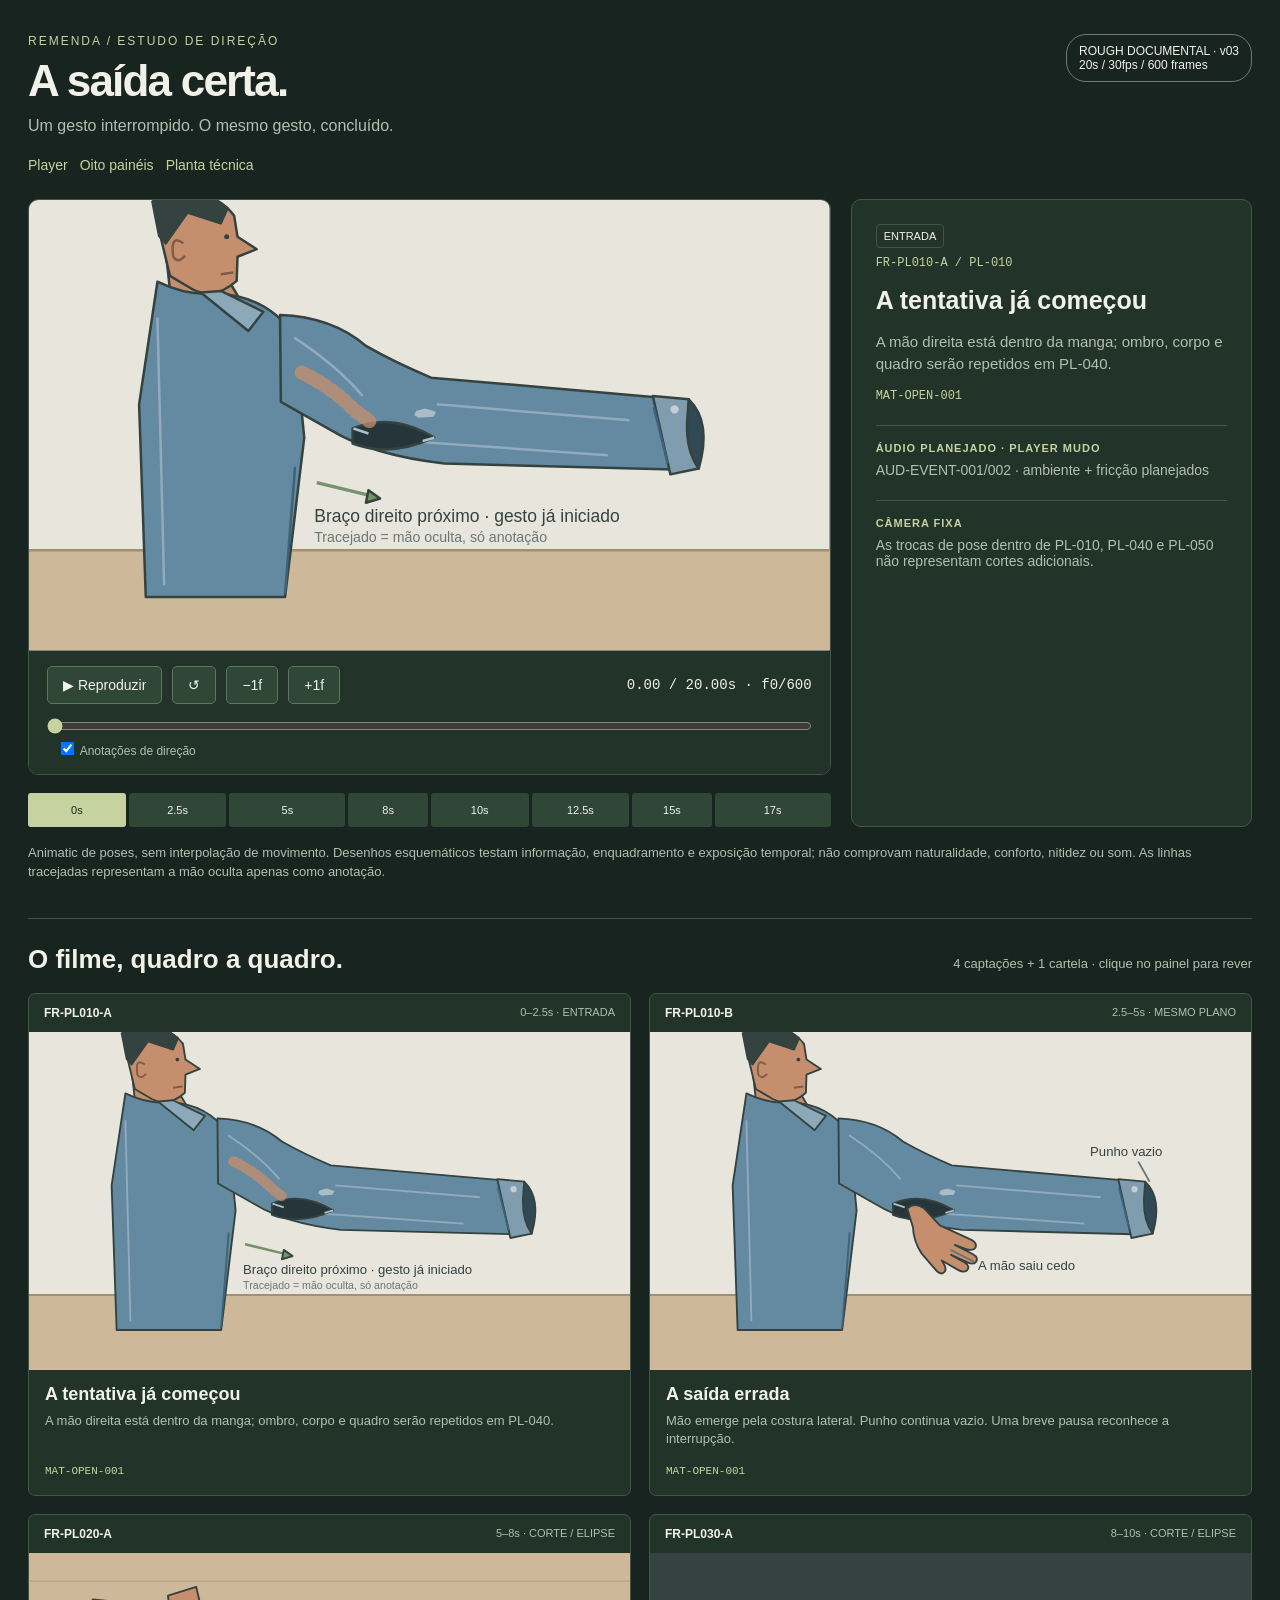
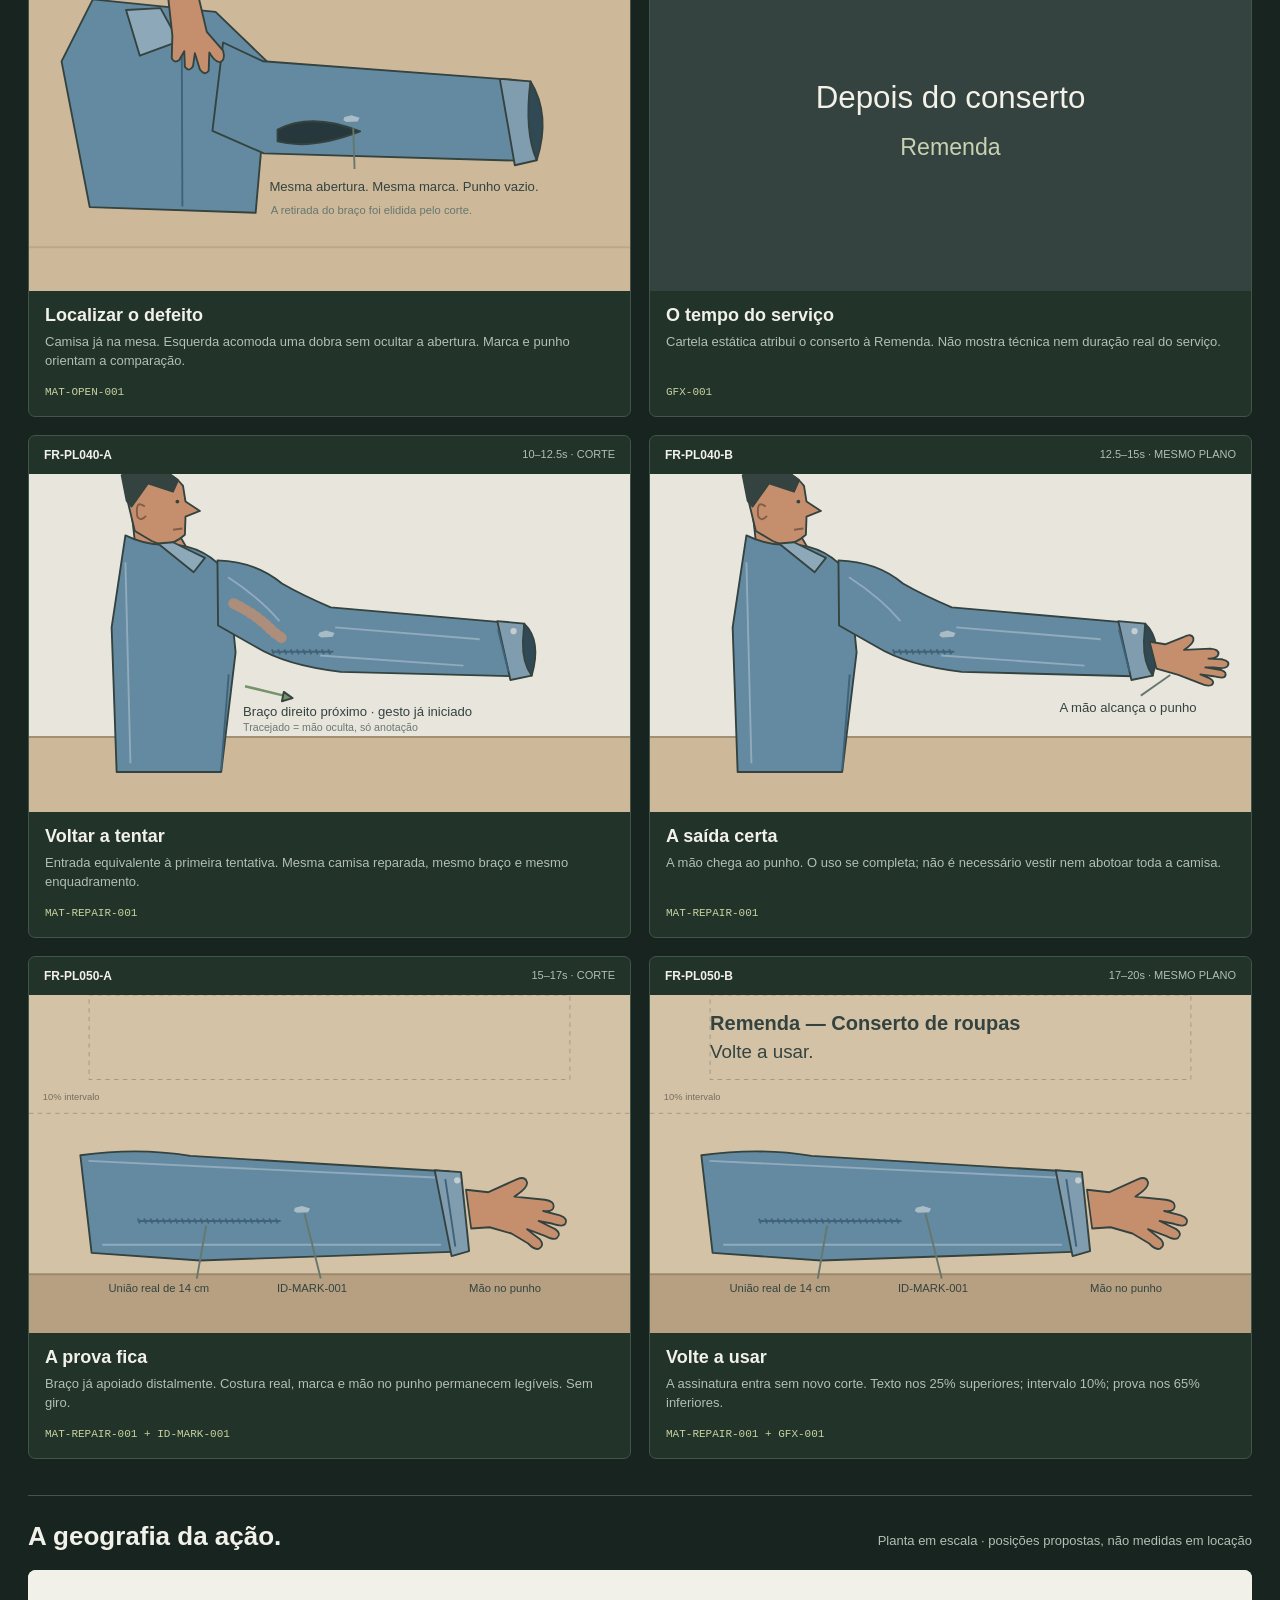
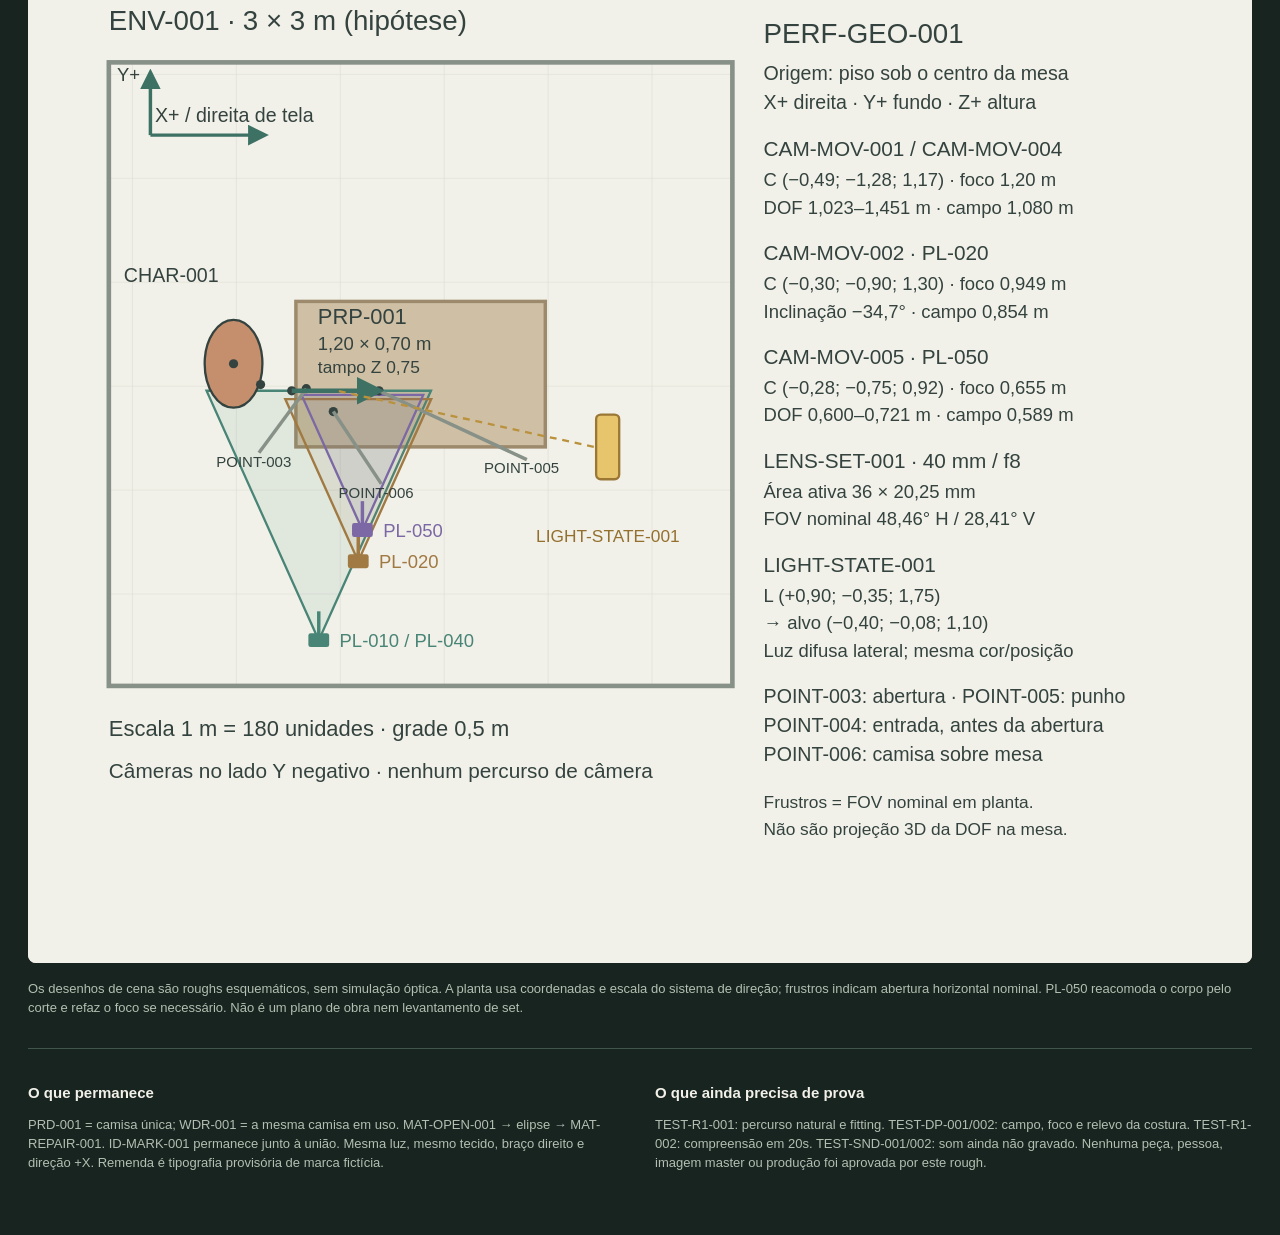
<file: examples/REMENDA_ROUGHBOARD.html>
<!doctype html><html lang="pt-BR"><head><meta charset="utf-8"><meta name="viewport" content="width=device-width,initial-scale=1"><title>Remenda · A saída certa · Roughboard</title><style>
:root{--bg:#18241f;--panel:#22332a;--muted:#b2bfb2;--line:#41554a;--paper:#f2f1e9;--accent:#c6d29f}*{box-sizing:border-box}body{margin:0;background:var(--bg);color:var(--paper);font-family:Arial,Helvetica,sans-serif}main{max-width:1320px;margin:auto;padding:34px 28px 50px}header{display:flex;justify-content:space-between;align-items:flex-start;gap:24px;margin-bottom:26px}h1{font-size:44px;letter-spacing:-1.8px;margin:8px 0}p{line-height:1.45}header p{margin:0;color:var(--muted)}.eyebrow{font-size:12px;letter-spacing:2px;color:var(--accent)}.badge{display:inline-block;border:1px solid #69806a;padding:9px 12px;border-radius:20px;font-size:12px;white-space:nowrap}.nav{display:flex;gap:12px;margin-top:20px}.nav a{color:var(--accent);font-size:14px;text-decoration:none}.player-grid{display:grid;grid-template-columns:minmax(0,2fr) minmax(260px,1fr);gap:20px}.viewport{background:#111b15;border:1px solid var(--line);border-radius:10px;overflow:hidden}#stage svg{display:block;width:100%;height:auto}.info{background:var(--panel);border:1px solid var(--line);padding:24px;border-radius:10px}.info h2{font-size:25px;line-height:1.15;margin:16px 0}.info p{font-size:15px;color:var(--muted)}.meta{font-family:monospace;font-size:12px;color:var(--accent)}.chip{font-size:11px;border:1px solid var(--line);border-radius:4px;padding:5px 7px;display:inline-block;margin-bottom:8px}.cue{margin-top:22px;padding-top:16px;border-top:1px solid var(--line);font-size:14px;color:var(--muted)}.cue b{display:block;font-size:11px;letter-spacing:1px;color:var(--accent);margin-bottom:8px}.controls{padding:15px 18px;background:var(--panel)}.control-row{display:flex;align-items:center;gap:10px}button{cursor:pointer;border:1px solid #5e765e;background:#304738;color:var(--paper);padding:10px 15px;border-radius:5px;font:inherit;font-size:14px}button:hover,button.active{background:#c6d29f;color:#1b2a20}input[type=range]{width:100%;accent-color:var(--accent);margin:14px 0 5px}#time{font-family:monospace;font-size:14px;margin-left:auto}.toggle{font-size:12px;color:var(--muted);margin-left:10px}.timeline{display:flex;gap:3px;margin-top:18px}.timeline button{border:0;border-radius:3px;padding:11px 3px;font-size:11px;min-width:0}.note{font-size:13px;color:var(--muted);line-height:1.5;margin:16px 0 30px}.section-title{display:flex;justify-content:space-between;align-items:baseline;border-top:1px solid var(--line);padding-top:25px;margin-top:36px}h2{font-size:26px;margin:0 0 18px}.section-title span{color:var(--muted);font-size:13px}.contact{display:grid;grid-template-columns:1fr 1fr;gap:18px}.panel{border:1px solid var(--line);background:var(--panel);border-radius:7px;overflow:hidden;cursor:pointer}.panel-top{display:flex;justify-content:space-between;padding:12px 15px;font-size:12px;gap:10px}.panel-top span{color:var(--muted);font-size:11px}.panel svg{width:100%;display:block}.panel-copy{padding:14px 16px 17px}.panel h3{font-size:18px;margin:0 0 7px}.panel p{font-size:13px;color:var(--muted);margin:0 0 10px;min-height:38px}.panel small{font:11px monospace;color:var(--accent)}.overhead{background:var(--paper);border-radius:8px;overflow:hidden}.overhead svg{display:block;width:100%;height:auto}.footer{border-top:1px solid var(--line);margin-top:30px;padding-top:20px;display:grid;grid-template-columns:1fr 1fr;gap:30px;color:var(--muted);font-size:13px}.footer h3{font-size:15px;color:var(--paper)}.hide-guides .guides{display:none}.printonly{display:none}@media(max-width:850px){main{padding:20px 16px}.player-grid{grid-template-columns:1fr}h1{font-size:34px}.contact{grid-template-columns:1fr}.footer{grid-template-columns:1fr}.badge{white-space:normal}header{gap:10px}.control-row{flex-wrap:wrap}#time{margin-left:0}.section-title{display:block}.section-title span{display:block;margin-bottom:14px}}@media print{body{background:white;color:#222}main{max-width:none}.player-grid,.controls,.timeline,.nav{display:none}.contact{grid-template-columns:1fr 1fr}.panel{break-inside:avoid}.panel-copy,.panel-top{color:#222;background:white}.panel p,.panel small,.panel-top span{color:#555}header p,.note,.section-title span,.footer{color:#555}.section-title{break-after:avoid}}
</style></head><body><main><header><div><div class="eyebrow">REMENDA / ESTUDO DE DIREÇÃO</div><h1>A saída certa.</h1><p>Um gesto interrompido. O mesmo gesto, concluído.</p><nav class="nav"><a href="#player">Player</a><a href="#contact-section">Oito painéis</a><a href="#overhead-section">Planta técnica</a></nav></div><span class="badge">ROUGH DOCUMENTAL · v03<br>20s / 30fps / 600 frames</span></header><section id="player"><div class="player-grid"><div><div class="viewport"><div id="stage"></div><div class="controls"><div class="control-row"><button id="play">▶ Reproduzir</button><button id="reset" aria-label="Voltar ao começo">↺</button><button id="previous" aria-label="Frame anterior">−1f</button><button id="next" aria-label="Próximo frame">+1f</button><span id="time"></span></div><input id="scrub" type="range" min="0" max="600" value="0" step="1" aria-label="Posição em frames"><label class="toggle"><input id="guides" type="checkbox" checked> Anotações de direção</label></div></div><div class="timeline" id="timeline"></div></div><aside class="info"><span class="chip" id="cut"></span><div class="meta" id="frame-id"></div><h2 id="panel-title"></h2><p id="action"></p><div class="meta" id="state"></div><div class="cue"><b>ÁUDIO PLANEJADO · PLAYER MUDO</b><span id="cue"></span></div><div class="cue"><b>CÂMERA FIXA</b>As trocas de pose dentro de PL-010, PL-040 e PL-050 não representam cortes adicionais.</div></aside></div><p class="note">Animatic de poses, sem interpolação de movimento. Desenhos esquemáticos testam informação, enquadramento e exposição temporal; não comprovam naturalidade, conforto, nitidez ou som. As linhas tracejadas representam a mão oculta apenas como anotação.</p></section><section id="contact-section"><div class="section-title"><h2>O filme, quadro a quadro.</h2><span>4 captações + 1 cartela · clique no painel para rever</span></div><div class="contact"><article class="panel" data-panel="0"><div class="panel-top"><b>FR-PL010-A</b><span>0–2.5s · ENTRADA</span></div><svg xmlns="http://www.w3.org/2000/svg" viewBox="0 0 960 540" role="img" aria-label="Rough desenhado do plano"><defs><pattern id="grain" width="10" height="10" patternUnits="userSpaceOnUse"><path d="M0 10L10 0" stroke="#fff" stroke-opacity=".08"/></pattern></defs><rect width="960" height="540" fill="#e8e5dd"/><rect y="420" width="960" height="120" fill="#cdb99a"/><line x1="0" y1="420" x2="960" y2="420" stroke="#a29075" stroke-width="3" /><path d="M165 71L220 63L259 130L219 154L170 117Z" fill="#c58f6e" stroke="#34433f" stroke-width="3" stroke-linejoin="round" /><path d="M151 -10Q220 -17 246 19L250 44L273 59L250 68L249 97Q222 121 196 107L169 91L158 45Z" fill="#c58f6e" stroke="#34433f" stroke-width="3" stroke-linejoin="round" /><path d="M148 2Q193 -26 238 10L230 28L190 15L164 52L156 43Z" fill="#34433f" stroke="#34433f" stroke-width="3" stroke-linejoin="round" /><path d="M185 52Q169 40 173 68Q178 77 187 67M230 89L245 87" fill="none" stroke="#815d49" stroke-width="3"/><circle cx="237" cy="44" r="3" fill="#34433f"/><path d="M154 98Q191 116 225 112Q285 115 318 162L330 285L307 476L140 476L132 245Z" fill="#638aa1" stroke="#34433f" stroke-width="3" stroke-linejoin="round" /><line x1="154" y1="141" x2="162" y2="462" stroke="#91aabd" stroke-width="3" /><path d="M206 111L230 109L281 134L263 157Z" fill="#8ca8b9" stroke="#34433f" stroke-width="3" stroke-linejoin="round" /><line x1="319" y1="320" x2="307" y2="472" stroke="#3f6278" stroke-width="3" /><path d="M301 138 Q363 140 404 175 Q437 194 482 213 L758 237 L772 323 L498 316 Q411 306 362 276 L302 242Z" fill="#638aa1" stroke="#34433f" stroke-width="3" stroke-linejoin="round" /><path d="M318 165Q370 199 400 235M489 245L720 264M465 290L694 306" fill="none" stroke="#91aabd" stroke-width="3"/><path d="M748 235L791 239L803 322L769 329Z" fill="#809caf" stroke="#34433f" stroke-width="3" stroke-linejoin="round" /><path d="M791 239Q819 266 803 322Q788 301 789 267Z" fill="#314955" stroke="#34433f" stroke-width="3" stroke-linejoin="round" /><line x1="749" y1="248" x2="766" y2="316" stroke="#3f6278" stroke-width="3" /><circle cx="774" cy="251" r="5" fill="#c4cdd0"/><path d="M388 274Q435 254 486 285Q433 309 388 292Z" fill="#25353a" stroke="#34433f" stroke-width="3" stroke-linejoin="round" /><line x1="389" y1="274" x2="407" y2="280" stroke="#acc0cc" stroke-width="3" /><line x1="472" y1="289" x2="486" y2="285" stroke="#acc0cc" stroke-width="3" /><path d="M464 253 l11 -3 13 4 -3 6 -18 1 -5 -3z" fill="#b4c3c9" opacity=".88"/><path d="M327 207Q363 224 390 252L408 265" stroke="#c58f6e" stroke-width="17" stroke-linecap="round" stroke-dasharray="4 6" opacity=".75" fill="none" class="guides"/><path d="M345 339L407 354" stroke="#77936c" stroke-width="4" fill="none" class="guides"/><path d="M407 348L421 358L404 363Z" fill="#77936c" stroke="#34433f" stroke-width="3" stroke-linejoin="round" class="guides"/><g class="guides"><text x="342" y="386" font-size="21" fill="#34433f" font-family="Arial,sans-serif" >Braço direito próximo · gesto já iniciado</text><text x="342" y="410" font-size="17" fill="#697971" font-family="Arial,sans-serif" >Tracejado = mão oculta, só anotação</text></g></svg><div class="panel-copy"><h3>A tentativa já começou</h3><p>A mão direita está dentro da manga; ombro, corpo e quadro serão repetidos em PL-040.</p><small>MAT-OPEN-001</small></div></article><article class="panel" data-panel="1"><div class="panel-top"><b>FR-PL010-B</b><span>2.5–5s · MESMO PLANO</span></div><svg xmlns="http://www.w3.org/2000/svg" viewBox="0 0 960 540" role="img" aria-label="Rough desenhado do plano"><defs><pattern id="grain" width="10" height="10" patternUnits="userSpaceOnUse"><path d="M0 10L10 0" stroke="#fff" stroke-opacity=".08"/></pattern></defs><rect width="960" height="540" fill="#e8e5dd"/><rect y="420" width="960" height="120" fill="#cdb99a"/><line x1="0" y1="420" x2="960" y2="420" stroke="#a29075" stroke-width="3" /><path d="M165 71L220 63L259 130L219 154L170 117Z" fill="#c58f6e" stroke="#34433f" stroke-width="3" stroke-linejoin="round" /><path d="M151 -10Q220 -17 246 19L250 44L273 59L250 68L249 97Q222 121 196 107L169 91L158 45Z" fill="#c58f6e" stroke="#34433f" stroke-width="3" stroke-linejoin="round" /><path d="M148 2Q193 -26 238 10L230 28L190 15L164 52L156 43Z" fill="#34433f" stroke="#34433f" stroke-width="3" stroke-linejoin="round" /><path d="M185 52Q169 40 173 68Q178 77 187 67M230 89L245 87" fill="none" stroke="#815d49" stroke-width="3"/><circle cx="237" cy="44" r="3" fill="#34433f"/><path d="M154 98Q191 116 225 112Q285 115 318 162L330 285L307 476L140 476L132 245Z" fill="#638aa1" stroke="#34433f" stroke-width="3" stroke-linejoin="round" /><line x1="154" y1="141" x2="162" y2="462" stroke="#91aabd" stroke-width="3" /><path d="M206 111L230 109L281 134L263 157Z" fill="#8ca8b9" stroke="#34433f" stroke-width="3" stroke-linejoin="round" /><line x1="319" y1="320" x2="307" y2="472" stroke="#3f6278" stroke-width="3" /><path d="M301 138 Q363 140 404 175 Q437 194 482 213 L758 237 L772 323 L498 316 Q411 306 362 276 L302 242Z" fill="#638aa1" stroke="#34433f" stroke-width="3" stroke-linejoin="round" /><path d="M318 165Q370 199 400 235M489 245L720 264M465 290L694 306" fill="none" stroke="#91aabd" stroke-width="3"/><path d="M748 235L791 239L803 322L769 329Z" fill="#809caf" stroke="#34433f" stroke-width="3" stroke-linejoin="round" /><path d="M791 239Q819 266 803 322Q788 301 789 267Z" fill="#314955" stroke="#34433f" stroke-width="3" stroke-linejoin="round" /><line x1="749" y1="248" x2="766" y2="316" stroke="#3f6278" stroke-width="3" /><circle cx="774" cy="251" r="5" fill="#c4cdd0"/><path d="M388 274Q435 254 486 285Q433 309 388 292Z" fill="#25353a" stroke="#34433f" stroke-width="3" stroke-linejoin="round" /><line x1="389" y1="274" x2="407" y2="280" stroke="#acc0cc" stroke-width="3" /><line x1="472" y1="289" x2="486" y2="285" stroke="#acc0cc" stroke-width="3" /><path d="M464 253 l11 -3 13 4 -3 6 -18 1 -5 -3z" fill="#b4c3c9" opacity=".88"/><path d="M411 282 Q422 271 437 281 L463 309 L511 331 Q523 336 520 344 Q517 350 505 347 L487 340 L516 355 Q526 361 520 368 Q516 372 507 368 L481 356 L504 369 Q512 375 506 381 Q501 385 492 380 L466 365 Q477 381 468 385 Q462 388 454 377 L434 354 Q421 335 420 312Z" fill="#c58f6e" stroke="#34433f" stroke-width="3" stroke-linejoin="round" /><g class="guides"><text x="524" y="380" font-size="21" fill="#34433f" font-family="Arial,sans-serif" >A mão saiu cedo</text><line x1="518" y1="367" x2="480" y2="348" stroke="#66776e" stroke-width="3" /><text x="703" y="198" font-size="21" fill="#34433f" font-family="Arial,sans-serif" >Punho vazio</text><line x1="780" y1="207" x2="798" y2="239" stroke="#66776e" stroke-width="3" /></g></svg><div class="panel-copy"><h3>A saída errada</h3><p>Mão emerge pela costura lateral. Punho continua vazio. Uma breve pausa reconhece a interrupção.</p><small>MAT-OPEN-001</small></div></article><article class="panel" data-panel="2"><div class="panel-top"><b>FR-PL020-A</b><span>5–8s · CORTE / ELIPSE</span></div><svg xmlns="http://www.w3.org/2000/svg" viewBox="0 0 960 540" role="img" aria-label="Rough desenhado do plano"><defs><pattern id="grain" width="10" height="10" patternUnits="userSpaceOnUse"><path d="M0 10L10 0" stroke="#fff" stroke-opacity=".08"/></pattern></defs><rect width="960" height="540" fill="#e8e5dd"/><rect width="960" height="540" fill="#cdb99a"/><line x1="0" y1="45" x2="960" y2="45" stroke="#bca888" stroke-width="3" /><line x1="0" y1="470" x2="960" y2="470" stroke="#bca888" stroke-width="3" /><path d="M102 74L298 94L383 176L362 415L97 406L52 173Z" fill="#638aa1" stroke="#34433f" stroke-width="3" stroke-linejoin="round" /><path d="M210 88L239 141L177 164L155 91Z" fill="#8ca8b9" stroke="#34433f" stroke-width="3" stroke-linejoin="round" /><line x1="244" y1="138" x2="245" y2="405" stroke="#3f6278" stroke-width="3" /><path d="M310 143L374 173L777 203L791 332L375 320L293 284Z" fill="#638aa1" stroke="#34433f" stroke-width="3" stroke-linejoin="round" /><path d="M752 201L801 205L811 331L776 339Z" fill="#809caf" stroke="#34433f" stroke-width="3" stroke-linejoin="round" /><path d="M801 205Q834 259 811 331Q791 285 801 205Z" fill="#314955" stroke="#34433f" stroke-width="3" stroke-linejoin="round" /><path d="M397 282Q452 254 529 285Q451 315 397 301Z" fill="#27383d" stroke="#34433f" stroke-width="3" stroke-linejoin="round" /><path d="M504 262 l11 -3 13 4 -3 6 -18 1 -5 -3z" fill="#b4c3c9" opacity=".88"/><path d="M267 54L284 126L310 156Q314 170 306 174Q298 176 288 159L287 188Q281 197 273 186L265 160L262 181Q256 191 249 182L248 157L240 171Q232 177 228 168L229 132L222 68Z" fill="#c58f6e" stroke="#34433f" stroke-width="3" stroke-linejoin="round" /><g class="guides"><text x="384" y="380" font-size="21" fill="#34433f" font-family="Arial,sans-serif" >Mesma abertura. Mesma marca. Punho vazio.</text><line x1="520" y1="345" x2="518" y2="280" stroke="#66776e" stroke-width="3" /><text x="386" y="417" font-size="18" fill="#66776e" font-family="Arial,sans-serif" >A retirada do braço foi elidida pelo corte.</text></g></svg><div class="panel-copy"><h3>Localizar o defeito</h3><p>Camisa já na mesa. Esquerda acomoda uma dobra sem ocultar a abertura. Marca e punho orientam a comparação.</p><small>MAT-OPEN-001</small></div></article><article class="panel" data-panel="3"><div class="panel-top"><b>FR-PL030-A</b><span>8–10s · CORTE / ELIPSE</span></div><svg xmlns="http://www.w3.org/2000/svg" viewBox="0 0 960 540" role="img" aria-label="Rough desenhado do plano"><defs><pattern id="grain" width="10" height="10" patternUnits="userSpaceOnUse"><path d="M0 10L10 0" stroke="#fff" stroke-opacity=".08"/></pattern></defs><rect width="960" height="540" fill="#e8e5dd"/><rect width="960" height="540" fill="#34433f"/><text x="480" y="248" font-size="50" fill="#f4f1e8" font-family="Arial,sans-serif" text-anchor="middle">Depois do conserto</text><text x="480" y="323" font-size="37" fill="#c8d1b2" font-family="Arial,sans-serif" text-anchor="middle">Remenda</text></svg><div class="panel-copy"><h3>O tempo do serviço</h3><p>Cartela estática atribui o conserto à Remenda. Não mostra técnica nem duração real do serviço.</p><small>GFX-001</small></div></article><article class="panel" data-panel="4"><div class="panel-top"><b>FR-PL040-A</b><span>10–12.5s · CORTE</span></div><svg xmlns="http://www.w3.org/2000/svg" viewBox="0 0 960 540" role="img" aria-label="Rough desenhado do plano"><defs><pattern id="grain" width="10" height="10" patternUnits="userSpaceOnUse"><path d="M0 10L10 0" stroke="#fff" stroke-opacity=".08"/></pattern></defs><rect width="960" height="540" fill="#e8e5dd"/><rect y="420" width="960" height="120" fill="#cdb99a"/><line x1="0" y1="420" x2="960" y2="420" stroke="#a29075" stroke-width="3" /><path d="M165 71L220 63L259 130L219 154L170 117Z" fill="#c58f6e" stroke="#34433f" stroke-width="3" stroke-linejoin="round" /><path d="M151 -10Q220 -17 246 19L250 44L273 59L250 68L249 97Q222 121 196 107L169 91L158 45Z" fill="#c58f6e" stroke="#34433f" stroke-width="3" stroke-linejoin="round" /><path d="M148 2Q193 -26 238 10L230 28L190 15L164 52L156 43Z" fill="#34433f" stroke="#34433f" stroke-width="3" stroke-linejoin="round" /><path d="M185 52Q169 40 173 68Q178 77 187 67M230 89L245 87" fill="none" stroke="#815d49" stroke-width="3"/><circle cx="237" cy="44" r="3" fill="#34433f"/><path d="M154 98Q191 116 225 112Q285 115 318 162L330 285L307 476L140 476L132 245Z" fill="#638aa1" stroke="#34433f" stroke-width="3" stroke-linejoin="round" /><line x1="154" y1="141" x2="162" y2="462" stroke="#91aabd" stroke-width="3" /><path d="M206 111L230 109L281 134L263 157Z" fill="#8ca8b9" stroke="#34433f" stroke-width="3" stroke-linejoin="round" /><line x1="319" y1="320" x2="307" y2="472" stroke="#3f6278" stroke-width="3" /><path d="M301 138 Q363 140 404 175 Q437 194 482 213 L758 237 L772 323 L498 316 Q411 306 362 276 L302 242Z" fill="#638aa1" stroke="#34433f" stroke-width="3" stroke-linejoin="round" /><path d="M318 165Q370 199 400 235M489 245L720 264M465 290L694 306" fill="none" stroke="#91aabd" stroke-width="3"/><path d="M748 235L791 239L803 322L769 329Z" fill="#809caf" stroke="#34433f" stroke-width="3" stroke-linejoin="round" /><path d="M791 239Q819 266 803 322Q788 301 789 267Z" fill="#314955" stroke="#34433f" stroke-width="3" stroke-linejoin="round" /><line x1="749" y1="248" x2="766" y2="316" stroke="#3f6278" stroke-width="3" /><circle cx="774" cy="251" r="5" fill="#c4cdd0"/><line x1="388" y1="284" x2="486" y2="284" stroke="#426377" stroke-width="3" /><line x1="388" y1="280" x2="391" y2="288" stroke="#426377" stroke-width="3" /><line x1="398" y1="280" x2="401" y2="288" stroke="#426377" stroke-width="3" /><line x1="408" y1="280" x2="411" y2="288" stroke="#426377" stroke-width="3" /><line x1="418" y1="280" x2="421" y2="288" stroke="#426377" stroke-width="3" /><line x1="428" y1="280" x2="431" y2="288" stroke="#426377" stroke-width="3" /><line x1="438" y1="280" x2="441" y2="288" stroke="#426377" stroke-width="3" /><line x1="448" y1="280" x2="451" y2="288" stroke="#426377" stroke-width="3" /><line x1="458" y1="280" x2="461" y2="288" stroke="#426377" stroke-width="3" /><line x1="468" y1="280" x2="471" y2="288" stroke="#426377" stroke-width="3" /><line x1="478" y1="280" x2="481" y2="288" stroke="#426377" stroke-width="3" /><path d="M464 253 l11 -3 13 4 -3 6 -18 1 -5 -3z" fill="#b4c3c9" opacity=".88"/><path d="M327 207Q363 224 390 252L408 265" stroke="#c58f6e" stroke-width="17" stroke-linecap="round" stroke-dasharray="4 6" opacity=".75" fill="none" class="guides"/><path d="M345 339L407 354" stroke="#77936c" stroke-width="4" fill="none" class="guides"/><path d="M407 348L421 358L404 363Z" fill="#77936c" stroke="#34433f" stroke-width="3" stroke-linejoin="round" class="guides"/><g class="guides"><text x="342" y="386" font-size="21" fill="#34433f" font-family="Arial,sans-serif" >Braço direito próximo · gesto já iniciado</text><text x="342" y="410" font-size="17" fill="#697971" font-family="Arial,sans-serif" >Tracejado = mão oculta, só anotação</text></g></svg><div class="panel-copy"><h3>Voltar a tentar</h3><p>Entrada equivalente à primeira tentativa. Mesma camisa reparada, mesmo braço e mesmo enquadramento.</p><small>MAT-REPAIR-001</small></div></article><article class="panel" data-panel="5"><div class="panel-top"><b>FR-PL040-B</b><span>12.5–15s · MESMO PLANO</span></div><svg xmlns="http://www.w3.org/2000/svg" viewBox="0 0 960 540" role="img" aria-label="Rough desenhado do plano"><defs><pattern id="grain" width="10" height="10" patternUnits="userSpaceOnUse"><path d="M0 10L10 0" stroke="#fff" stroke-opacity=".08"/></pattern></defs><rect width="960" height="540" fill="#e8e5dd"/><rect y="420" width="960" height="120" fill="#cdb99a"/><line x1="0" y1="420" x2="960" y2="420" stroke="#a29075" stroke-width="3" /><path d="M165 71L220 63L259 130L219 154L170 117Z" fill="#c58f6e" stroke="#34433f" stroke-width="3" stroke-linejoin="round" /><path d="M151 -10Q220 -17 246 19L250 44L273 59L250 68L249 97Q222 121 196 107L169 91L158 45Z" fill="#c58f6e" stroke="#34433f" stroke-width="3" stroke-linejoin="round" /><path d="M148 2Q193 -26 238 10L230 28L190 15L164 52L156 43Z" fill="#34433f" stroke="#34433f" stroke-width="3" stroke-linejoin="round" /><path d="M185 52Q169 40 173 68Q178 77 187 67M230 89L245 87" fill="none" stroke="#815d49" stroke-width="3"/><circle cx="237" cy="44" r="3" fill="#34433f"/><path d="M154 98Q191 116 225 112Q285 115 318 162L330 285L307 476L140 476L132 245Z" fill="#638aa1" stroke="#34433f" stroke-width="3" stroke-linejoin="round" /><line x1="154" y1="141" x2="162" y2="462" stroke="#91aabd" stroke-width="3" /><path d="M206 111L230 109L281 134L263 157Z" fill="#8ca8b9" stroke="#34433f" stroke-width="3" stroke-linejoin="round" /><line x1="319" y1="320" x2="307" y2="472" stroke="#3f6278" stroke-width="3" /><path d="M301 138 Q363 140 404 175 Q437 194 482 213 L758 237 L772 323 L498 316 Q411 306 362 276 L302 242Z" fill="#638aa1" stroke="#34433f" stroke-width="3" stroke-linejoin="round" /><path d="M318 165Q370 199 400 235M489 245L720 264M465 290L694 306" fill="none" stroke="#91aabd" stroke-width="3"/><path d="M748 235L791 239L803 322L769 329Z" fill="#809caf" stroke="#34433f" stroke-width="3" stroke-linejoin="round" /><path d="M791 239Q819 266 803 322Q788 301 789 267Z" fill="#314955" stroke="#34433f" stroke-width="3" stroke-linejoin="round" /><line x1="749" y1="248" x2="766" y2="316" stroke="#3f6278" stroke-width="3" /><circle cx="774" cy="251" r="5" fill="#c4cdd0"/><line x1="388" y1="284" x2="486" y2="284" stroke="#426377" stroke-width="3" /><line x1="388" y1="280" x2="391" y2="288" stroke="#426377" stroke-width="3" /><line x1="398" y1="280" x2="401" y2="288" stroke="#426377" stroke-width="3" /><line x1="408" y1="280" x2="411" y2="288" stroke="#426377" stroke-width="3" /><line x1="418" y1="280" x2="421" y2="288" stroke="#426377" stroke-width="3" /><line x1="428" y1="280" x2="431" y2="288" stroke="#426377" stroke-width="3" /><line x1="438" y1="280" x2="441" y2="288" stroke="#426377" stroke-width="3" /><line x1="448" y1="280" x2="451" y2="288" stroke="#426377" stroke-width="3" /><line x1="458" y1="280" x2="461" y2="288" stroke="#426377" stroke-width="3" /><line x1="468" y1="280" x2="471" y2="288" stroke="#426377" stroke-width="3" /><line x1="478" y1="280" x2="481" y2="288" stroke="#426377" stroke-width="3" /><path d="M464 253 l11 -3 13 4 -3 6 -18 1 -5 -3z" fill="#b4c3c9" opacity=".88"/><path d="M798 268L823 272L853 260Q865 254 868 262Q870 270 853 281L895 279Q909 280 908 288Q906 295 892 295L914 296Q927 299 923 306Q920 312 901 309L887 309L912 313Q923 317 918 324Q914 327 900 323L879 320L895 327Q903 332 897 337Q891 340 880 335L844 321L809 311Z" fill="#c58f6e" stroke="#34433f" stroke-width="3" stroke-linejoin="round" /><g class="guides"><text x="654" y="380" font-size="21" fill="#34433f" font-family="Arial,sans-serif" >A mão alcança o punho</text><line x1="784" y1="354" x2="831" y2="321" stroke="#66776e" stroke-width="3" /></g></svg><div class="panel-copy"><h3>A saída certa</h3><p>A mão chega ao punho. O uso se completa; não é necessário vestir nem abotoar toda a camisa.</p><small>MAT-REPAIR-001</small></div></article><article class="panel" data-panel="6"><div class="panel-top"><b>FR-PL050-A</b><span>15–17s · CORTE</span></div><svg xmlns="http://www.w3.org/2000/svg" viewBox="0 0 960 540" role="img" aria-label="Rough desenhado do plano"><defs><pattern id="grain" width="10" height="10" patternUnits="userSpaceOnUse"><path d="M0 10L10 0" stroke="#fff" stroke-opacity=".08"/></pattern></defs><rect width="960" height="540" fill="#e8e5dd"/><rect width="960" height="540" fill="#d4c2a6"/><path d="M0 446L960 446L960 540L0 540Z" fill="#b6a081"/><line x1="0" y1="446" x2="960" y2="446" stroke="#9d896b" stroke-width="3" /><path d="M82 256Q174 243 258 257L671 282L686 410L273 424L100 412Z" fill="#638aa1" stroke="#34433f" stroke-width="3" stroke-linejoin="round" /><path d="M95 265L657 292M117 399L658 399" fill="none" stroke="#91aabd" stroke-width="3"/><path d="M648 280L690 283L703 409L675 417Z" fill="#809caf" stroke="#34433f" stroke-width="3" stroke-linejoin="round" /><line x1="665" y1="294" x2="681" y2="402" stroke="#3f6278" stroke-width="3" /><circle cx="684" cy="296" r="5" fill="#c4cdd0"/><line x1="174" y1="361" x2="402" y2="361" stroke="#426377" stroke-width="3" /><line x1="174" y1="357" x2="177" y2="365" stroke="#426377" stroke-width="3" /><line x1="184" y1="357" x2="187" y2="365" stroke="#426377" stroke-width="3" /><line x1="194" y1="357" x2="197" y2="365" stroke="#426377" stroke-width="3" /><line x1="204" y1="357" x2="207" y2="365" stroke="#426377" stroke-width="3" /><line x1="214" y1="357" x2="217" y2="365" stroke="#426377" stroke-width="3" /><line x1="224" y1="357" x2="227" y2="365" stroke="#426377" stroke-width="3" /><line x1="234" y1="357" x2="237" y2="365" stroke="#426377" stroke-width="3" /><line x1="244" y1="357" x2="247" y2="365" stroke="#426377" stroke-width="3" /><line x1="254" y1="357" x2="257" y2="365" stroke="#426377" stroke-width="3" /><line x1="264" y1="357" x2="267" y2="365" stroke="#426377" stroke-width="3" /><line x1="274" y1="357" x2="277" y2="365" stroke="#426377" stroke-width="3" /><line x1="284" y1="357" x2="287" y2="365" stroke="#426377" stroke-width="3" /><line x1="294" y1="357" x2="297" y2="365" stroke="#426377" stroke-width="3" /><line x1="304" y1="357" x2="307" y2="365" stroke="#426377" stroke-width="3" /><line x1="314" y1="357" x2="317" y2="365" stroke="#426377" stroke-width="3" /><line x1="324" y1="357" x2="327" y2="365" stroke="#426377" stroke-width="3" /><line x1="334" y1="357" x2="337" y2="365" stroke="#426377" stroke-width="3" /><line x1="344" y1="357" x2="347" y2="365" stroke="#426377" stroke-width="3" /><line x1="354" y1="357" x2="357" y2="365" stroke="#426377" stroke-width="3" /><line x1="364" y1="357" x2="367" y2="365" stroke="#426377" stroke-width="3" /><line x1="374" y1="357" x2="377" y2="365" stroke="#426377" stroke-width="3" /><line x1="384" y1="357" x2="387" y2="365" stroke="#426377" stroke-width="3" /><line x1="394" y1="357" x2="397" y2="365" stroke="#426377" stroke-width="3" /><path d="M425 340 l11 -3 13 4 -3 6 -18 1 -5 -3z" fill="#b4c3c9" opacity=".88"/><g transform="translate(698 0) scale(.92 1) translate(-698 0)"><path d="M698 311L737 315L787 294Q801 289 804 299Q806 308 782 322L835 327Q852 329 850 339Q849 347 832 345L861 352Q876 357 870 366Q866 371 847 365L824 361L853 374Q864 381 856 388Q851 392 836 385L804 374L826 390Q835 400 825 405Q817 408 806 397L777 381L739 371L707 373Z" fill="#c58f6e" stroke="#34433f" stroke-width="3" stroke-linejoin="round" /></g><g class="guides"><rect x="96" y="0" width="768" height="135" fill="none" stroke="#8b8171" stroke-dasharray="7 7"/><path d="M0 189H960" fill="none" stroke="#8b8171" stroke-dasharray="7 7"/><text x="22" y="168" font-size="15" fill="#746e61" font-family="Arial,sans-serif" >10% intervalo</text><text x="127" y="475" font-size="18" fill="#34433f" font-family="Arial,sans-serif" >União real de 14 cm</text><text x="396" y="475" font-size="18" fill="#34433f" font-family="Arial,sans-serif" >ID-MARK-001</text><text x="703" y="475" font-size="18" fill="#34433f" font-family="Arial,sans-serif" >Mão no punho</text><line x1="268" y1="453" x2="283" y2="368" stroke="#66776e" stroke-width="3" /><line x1="466" y1="453" x2="440" y2="349" stroke="#66776e" stroke-width="3" /></g></svg><div class="panel-copy"><h3>A prova fica</h3><p>Braço já apoiado distalmente. Costura real, marca e mão no punho permanecem legíveis. Sem giro.</p><small>MAT-REPAIR-001 + ID-MARK-001</small></div></article><article class="panel" data-panel="7"><div class="panel-top"><b>FR-PL050-B</b><span>17–20s · MESMO PLANO</span></div><svg xmlns="http://www.w3.org/2000/svg" viewBox="0 0 960 540" role="img" aria-label="Rough desenhado do plano"><defs><pattern id="grain" width="10" height="10" patternUnits="userSpaceOnUse"><path d="M0 10L10 0" stroke="#fff" stroke-opacity=".08"/></pattern></defs><rect width="960" height="540" fill="#e8e5dd"/><rect width="960" height="540" fill="#d4c2a6"/><path d="M0 446L960 446L960 540L0 540Z" fill="#b6a081"/><line x1="0" y1="446" x2="960" y2="446" stroke="#9d896b" stroke-width="3" /><path d="M82 256Q174 243 258 257L671 282L686 410L273 424L100 412Z" fill="#638aa1" stroke="#34433f" stroke-width="3" stroke-linejoin="round" /><path d="M95 265L657 292M117 399L658 399" fill="none" stroke="#91aabd" stroke-width="3"/><path d="M648 280L690 283L703 409L675 417Z" fill="#809caf" stroke="#34433f" stroke-width="3" stroke-linejoin="round" /><line x1="665" y1="294" x2="681" y2="402" stroke="#3f6278" stroke-width="3" /><circle cx="684" cy="296" r="5" fill="#c4cdd0"/><line x1="174" y1="361" x2="402" y2="361" stroke="#426377" stroke-width="3" /><line x1="174" y1="357" x2="177" y2="365" stroke="#426377" stroke-width="3" /><line x1="184" y1="357" x2="187" y2="365" stroke="#426377" stroke-width="3" /><line x1="194" y1="357" x2="197" y2="365" stroke="#426377" stroke-width="3" /><line x1="204" y1="357" x2="207" y2="365" stroke="#426377" stroke-width="3" /><line x1="214" y1="357" x2="217" y2="365" stroke="#426377" stroke-width="3" /><line x1="224" y1="357" x2="227" y2="365" stroke="#426377" stroke-width="3" /><line x1="234" y1="357" x2="237" y2="365" stroke="#426377" stroke-width="3" /><line x1="244" y1="357" x2="247" y2="365" stroke="#426377" stroke-width="3" /><line x1="254" y1="357" x2="257" y2="365" stroke="#426377" stroke-width="3" /><line x1="264" y1="357" x2="267" y2="365" stroke="#426377" stroke-width="3" /><line x1="274" y1="357" x2="277" y2="365" stroke="#426377" stroke-width="3" /><line x1="284" y1="357" x2="287" y2="365" stroke="#426377" stroke-width="3" /><line x1="294" y1="357" x2="297" y2="365" stroke="#426377" stroke-width="3" /><line x1="304" y1="357" x2="307" y2="365" stroke="#426377" stroke-width="3" /><line x1="314" y1="357" x2="317" y2="365" stroke="#426377" stroke-width="3" /><line x1="324" y1="357" x2="327" y2="365" stroke="#426377" stroke-width="3" /><line x1="334" y1="357" x2="337" y2="365" stroke="#426377" stroke-width="3" /><line x1="344" y1="357" x2="347" y2="365" stroke="#426377" stroke-width="3" /><line x1="354" y1="357" x2="357" y2="365" stroke="#426377" stroke-width="3" /><line x1="364" y1="357" x2="367" y2="365" stroke="#426377" stroke-width="3" /><line x1="374" y1="357" x2="377" y2="365" stroke="#426377" stroke-width="3" /><line x1="384" y1="357" x2="387" y2="365" stroke="#426377" stroke-width="3" /><line x1="394" y1="357" x2="397" y2="365" stroke="#426377" stroke-width="3" /><path d="M425 340 l11 -3 13 4 -3 6 -18 1 -5 -3z" fill="#b4c3c9" opacity=".88"/><g transform="translate(698 0) scale(.92 1) translate(-698 0)"><path d="M698 311L737 315L787 294Q801 289 804 299Q806 308 782 322L835 327Q852 329 850 339Q849 347 832 345L861 352Q876 357 870 366Q866 371 847 365L824 361L853 374Q864 381 856 388Q851 392 836 385L804 374L826 390Q835 400 825 405Q817 408 806 397L777 381L739 371L707 373Z" fill="#c58f6e" stroke="#34433f" stroke-width="3" stroke-linejoin="round" /></g><text x="96" y="56" font-size="32" fill="#34433f" font-family="Arial,sans-serif" font-weight="700">Remenda — Conserto de roupas</text><text x="96" y="100" font-size="30" fill="#34433f" font-family="Arial,sans-serif" >Volte a usar.</text><g class="guides"><rect x="96" y="0" width="768" height="135" fill="none" stroke="#8b8171" stroke-dasharray="7 7"/><path d="M0 189H960" fill="none" stroke="#8b8171" stroke-dasharray="7 7"/><text x="22" y="168" font-size="15" fill="#746e61" font-family="Arial,sans-serif" >10% intervalo</text><text x="127" y="475" font-size="18" fill="#34433f" font-family="Arial,sans-serif" >União real de 14 cm</text><text x="396" y="475" font-size="18" fill="#34433f" font-family="Arial,sans-serif" >ID-MARK-001</text><text x="703" y="475" font-size="18" fill="#34433f" font-family="Arial,sans-serif" >Mão no punho</text><line x1="268" y1="453" x2="283" y2="368" stroke="#66776e" stroke-width="3" /><line x1="466" y1="453" x2="440" y2="349" stroke="#66776e" stroke-width="3" /></g></svg><div class="panel-copy"><h3>Volte a usar</h3><p>A assinatura entra sem novo corte. Texto nos 25% superiores; intervalo 10%; prova nos 65% inferiores.</p><small>MAT-REPAIR-001 + GFX-001</small></div></article></div></section><section id="overhead-section"><div class="section-title"><h2>A geografia da ação.</h2><span>Planta em escala · posições propostas, não medidas em locação</span></div><div class="overhead"><svg xmlns="http://www.w3.org/2000/svg" viewBox="0 0 1060 860" aria-label="Planta do cômodo em escala"><defs><pattern id="grid" width="90" height="90" patternUnits="userSpaceOnUse"><path d="M90 0H0V90" fill="none" stroke="#dbdbd2" stroke-width="1"/></pattern><marker id="arr" viewBox="0 0 10 10" refX="8" refY="5" markerWidth="6" markerHeight="6" orient="auto-start-reverse"><path d="M0 0L10 5L0 10Z" fill="#3c7164"/></marker></defs><rect width="1060" height="860" fill="#f2f1e9"/><rect x="70" y="80" width="540" height="540" fill="url(#grid)" stroke="#879187" stroke-width="4"/><text x="70" y="52" font-size="24" fill="#34433f" font-family="Arial,sans-serif" >ENV-001 · 3 × 3 m (hipótese)</text><text x="70" y="663" font-size="19" fill="#34433f" font-family="Arial,sans-serif" >Escala 1 m = 180 unidades · grade 0,5 m</text><rect x="232" y="287" width="216" height="126" fill="#cfbfa5" stroke="#9d896b" stroke-width="3"/><text x="251" y="307" font-size="19" fill="#34433f" font-family="Arial,sans-serif" >PRP-001</text><text x="251" y="329" font-size="16" fill="#34433f" font-family="Arial,sans-serif" >1,20 × 0,70 m</text><text x="251" y="349" font-size="15" fill="#34433f" font-family="Arial,sans-serif" >tampo Z 0,75</text><path d="M251.8,580.4L154.6,364.4L349.0,364.4Z" fill="#498577" fill-opacity=".10" stroke="#498577" stroke-width="2"/><rect x="242.8" y="574.4" width="18" height="12" rx="2" fill="#498577"/><line x1="251.8" y1="580.4" x2="251.8" y2="555.4" stroke="#498577" stroke-width="3" /><text x="269.8" y="586.4" font-size="16" fill="#498577" font-family="Arial,sans-serif" >PL-010 / PL-040</text><path d="M286.0,512.0L222.8,371.6L349.2,371.6Z" fill="#a07943" fill-opacity=".10" stroke="#a07943" stroke-width="2"/><rect x="277.0" y="506.0" width="18" height="12" rx="2" fill="#a07943"/><line x1="286.0" y1="512.0" x2="286.0" y2="487.0" stroke="#a07943" stroke-width="3" /><text x="304.0" y="518.0" font-size="16" fill="#a07943" font-family="Arial,sans-serif" >PL-020</text><path d="M289.6,485.0L236.9,368.0L342.3,368.0Z" fill="#7b68a4" fill-opacity=".10" stroke="#7b68a4" stroke-width="2"/><rect x="280.6" y="479.0" width="18" height="12" rx="2" fill="#7b68a4"/><line x1="289.6" y1="485.0" x2="289.6" y2="460.0" stroke="#7b68a4" stroke-width="3" /><text x="307.6" y="491.0" font-size="16" fill="#7b68a4" font-family="Arial,sans-serif" >PL-050</text><ellipse cx="178.0" cy="341.0" rx="25" ry="38" fill="#c58f6e" stroke="#34433f" stroke-width="2"/><text x="83" y="270" font-size="17" fill="#34433f" font-family="Arial,sans-serif" >CHAR-001</text><circle cx="178.0" cy="341.0" r="4" fill="#34433f"/><circle cx="201.4" cy="359.0" r="4" fill="#34433f"/><circle cx="241.0" cy="362.6" r="4" fill="#34433f"/><line x1="241.0" y1="362.6" x2="200" y2="418" stroke="#879187" stroke-width="3" /><text x="163" y="430" font-size="13" fill="#34433f" font-family="Arial,sans-serif" >POINT-003</text><circle cx="228.4" cy="364.4" r="4" fill="#34433f"/><circle cx="304.0" cy="364.4" r="4" fill="#34433f"/><line x1="304.0" y1="364.4" x2="432" y2="424" stroke="#879187" stroke-width="3" /><text x="395" y="436" font-size="13" fill="#34433f" font-family="Arial,sans-serif" >POINT-005</text><circle cx="264.4" cy="382.4" r="4" fill="#34433f"/><line x1="264.4" y1="382.4" x2="306" y2="445" stroke="#879187" stroke-width="3" /><text x="269" y="457" font-size="13" fill="#34433f" font-family="Arial,sans-serif" >POINT-006</text><path d="M228.4,364.4L304.0,364.4" stroke="#3c7164" stroke-width="4" fill="none" marker-end="url(#arr)"/><rect x="492.0" y="385.0" width="20" height="56" rx="4" fill="#e6c56c" stroke="#9b7736" stroke-width="2"/><path d="M490.0 413.0L268.0,364.4" fill="none" stroke="#ba923e" stroke-dasharray="6 5" stroke-width="2"/><text x="440" y="495" font-size="15" fill="#94702f" font-family="Arial,sans-serif" >LIGHT-STATE-001</text><path d="M106.0,143.0L205.0,143.0" stroke="#3c7164" stroke-width="3" marker-end="url(#arr)"/><text x="110" y="132" font-size="17" fill="#34433f" font-family="Arial,sans-serif" >X+ / direita de tela</text><path d="M106.0,143.0L106.0,89.0" stroke="#3c7164" stroke-width="3" marker-end="url(#arr)"/><text x="77" y="96" font-size="16" fill="#34433f" font-family="Arial,sans-serif" >Y+</text><text x="70" y="700" font-size="18" fill="#34433f" font-family="Arial,sans-serif" >Câmeras no lado Y negativo · nenhum percurso de câmera</text><text x="637" y="63" font-size="24" fill="#34433f" font-family="Arial,sans-serif" >PERF-GEO-001</text><text x="637" y="95" font-size="17" fill="#34433f" font-family="Arial,sans-serif" >Origem: piso sob o centro da mesa</text><text x="637" y="120" font-size="17" fill="#34433f" font-family="Arial,sans-serif" >X+ direita · Y+ fundo · Z+ altura</text><text x="637" y="145" font-size="8" fill="#34433f" font-family="Arial,sans-serif" ></text><text x="637" y="161" font-size="18" fill="#34433f" font-family="Arial,sans-serif" >CAM-MOV-001 / CAM-MOV-004</text><text x="637" y="187" font-size="16" fill="#34433f" font-family="Arial,sans-serif" >C (−0,49; −1,28; 1,17) · foco 1,20 m</text><text x="637" y="211" font-size="16" fill="#34433f" font-family="Arial,sans-serif" >DOF 1,023–1,451 m · campo 1,080 m</text><text x="637" y="235" font-size="8" fill="#34433f" font-family="Arial,sans-serif" ></text><text x="637" y="251" font-size="18" fill="#34433f" font-family="Arial,sans-serif" >CAM-MOV-002 · PL-020</text><text x="637" y="277" font-size="16" fill="#34433f" font-family="Arial,sans-serif" >C (−0,30; −0,90; 1,30) · foco 0,949 m</text><text x="637" y="301" font-size="16" fill="#34433f" font-family="Arial,sans-serif" >Inclinação −34,7° · campo 0,854 m</text><text x="637" y="325" font-size="8" fill="#34433f" font-family="Arial,sans-serif" ></text><text x="637" y="341" font-size="18" fill="#34433f" font-family="Arial,sans-serif" >CAM-MOV-005 · PL-050</text><text x="637" y="367" font-size="16" fill="#34433f" font-family="Arial,sans-serif" >C (−0,28; −0,75; 0,92) · foco 0,655 m</text><text x="637" y="391" font-size="16" fill="#34433f" font-family="Arial,sans-serif" >DOF 0,600–0,721 m · campo 0,589 m</text><text x="637" y="415" font-size="8" fill="#34433f" font-family="Arial,sans-serif" ></text><text x="637" y="431" font-size="18" fill="#34433f" font-family="Arial,sans-serif" >LENS-SET-001 · 40 mm / f8</text><text x="637" y="457" font-size="16" fill="#34433f" font-family="Arial,sans-serif" >Área ativa 36 × 20,25 mm</text><text x="637" y="481" font-size="16" fill="#34433f" font-family="Arial,sans-serif" >FOV nominal 48,46° H / 28,41° V</text><text x="637" y="505" font-size="8" fill="#34433f" font-family="Arial,sans-serif" ></text><text x="637" y="521" font-size="18" fill="#34433f" font-family="Arial,sans-serif" >LIGHT-STATE-001</text><text x="637" y="547" font-size="16" fill="#34433f" font-family="Arial,sans-serif" >L (+0,90; −0,35; 1,75)</text><text x="637" y="571" font-size="16" fill="#34433f" font-family="Arial,sans-serif" >→ alvo (−0,40; −0,08; 1,10)</text><text x="637" y="595" font-size="16" fill="#34433f" font-family="Arial,sans-serif" >Luz difusa lateral; mesma cor/posição</text><text x="637" y="619" font-size="8" fill="#34433f" font-family="Arial,sans-serif" ></text><text x="637" y="635" font-size="17" fill="#34433f" font-family="Arial,sans-serif" >POINT-003: abertura · POINT-005: punho</text><text x="637" y="660" font-size="17" fill="#34433f" font-family="Arial,sans-serif" >POINT-004: entrada, antes da abertura</text><text x="637" y="685" font-size="17" fill="#34433f" font-family="Arial,sans-serif" >POINT-006: camisa sobre mesa</text><text x="637" y="710" font-size="8" fill="#34433f" font-family="Arial,sans-serif" ></text><text x="637" y="726" font-size="15" fill="#34433f" font-family="Arial,sans-serif" >Frustros = FOV nominal em planta.</text><text x="637" y="749" font-size="15" fill="#34433f" font-family="Arial,sans-serif" >Não são projeção 3D da DOF na mesa.</text></svg></div><p class="note">Os desenhos de cena são roughs esquemáticos, sem simulação óptica. A planta usa coordenadas e escala do sistema de direção; frustros indicam abertura horizontal nominal. PL-050 reacomoda o corpo pelo corte e refaz o foco se necessário. Não é um plano de obra nem levantamento de set.</p></section><footer class="footer"><div><h3>O que permanece</h3><p>PRD-001 = camisa única; WDR-001 = a mesma camisa em uso. MAT-OPEN-001 → elipse → MAT-REPAIR-001. ID-MARK-001 permanece junto à união. Mesma luz, mesmo tecido, braço direito e direção +X. Remenda é tipografia provisória de marca fictícia.</p></div><div><h3>O que ainda precisa de prova</h3><p>TEST-R1-001: percurso natural e fitting. TEST-DP-001/002: campo, foco e relevo da costura. TEST-R1-002: compreensão em 20s. TEST-SND-001/002: som ainda não gravado. Nenhuma peça, pessoa, imagem master ou produção foi aprovada por este rough.</p></div></footer></main><script>
const PANELS=[{"id": "FR-PL010-A", "plan": "PL-010", "start": 0, "end": 2.5, "title": "A tentativa já começou", "action": "A mão direita está dentro da manga; ombro, corpo e quadro serão repetidos em PL-040.", "state": "MAT-OPEN-001", "cue": "AUD-EVENT-001/002 · ambiente + fricção planejados", "cut": "ENTRADA", "svg": "<svg xmlns=\"http://www.w3.org/2000/svg\" viewBox=\"0 0 960 540\" role=\"img\" aria-label=\"Rough desenhado do plano\"><defs><pattern id=\"grain\" width=\"10\" height=\"10\" patternUnits=\"userSpaceOnUse\"><path d=\"M0 10L10 0\" stroke=\"#fff\" stroke-opacity=\".08\"/></pattern></defs><rect width=\"960\" height=\"540\" fill=\"#e8e5dd\"/><rect y=\"420\" width=\"960\" height=\"120\" fill=\"#cdb99a\"/><line x1=\"0\" y1=\"420\" x2=\"960\" y2=\"420\" stroke=\"#a29075\" stroke-width=\"3\" /><path d=\"M165 71L220 63L259 130L219 154L170 117Z\" fill=\"#c58f6e\" stroke=\"#34433f\" stroke-width=\"3\" stroke-linejoin=\"round\" /><path d=\"M151 -10Q220 -17 246 19L250 44L273 59L250 68L249 97Q222 121 196 107L169 91L158 45Z\" fill=\"#c58f6e\" stroke=\"#34433f\" stroke-width=\"3\" stroke-linejoin=\"round\" /><path d=\"M148 2Q193 -26 238 10L230 28L190 15L164 52L156 43Z\" fill=\"#34433f\" stroke=\"#34433f\" stroke-width=\"3\" stroke-linejoin=\"round\" /><path d=\"M185 52Q169 40 173 68Q178 77 187 67M230 89L245 87\" fill=\"none\" stroke=\"#815d49\" stroke-width=\"3\"/><circle cx=\"237\" cy=\"44\" r=\"3\" fill=\"#34433f\"/><path d=\"M154 98Q191 116 225 112Q285 115 318 162L330 285L307 476L140 476L132 245Z\" fill=\"#638aa1\" stroke=\"#34433f\" stroke-width=\"3\" stroke-linejoin=\"round\" /><line x1=\"154\" y1=\"141\" x2=\"162\" y2=\"462\" stroke=\"#91aabd\" stroke-width=\"3\" /><path d=\"M206 111L230 109L281 134L263 157Z\" fill=\"#8ca8b9\" stroke=\"#34433f\" stroke-width=\"3\" stroke-linejoin=\"round\" /><line x1=\"319\" y1=\"320\" x2=\"307\" y2=\"472\" stroke=\"#3f6278\" stroke-width=\"3\" /><path d=\"M301 138 Q363 140 404 175 Q437 194 482 213 L758 237 L772 323 L498 316 Q411 306 362 276 L302 242Z\" fill=\"#638aa1\" stroke=\"#34433f\" stroke-width=\"3\" stroke-linejoin=\"round\" /><path d=\"M318 165Q370 199 400 235M489 245L720 264M465 290L694 306\" fill=\"none\" stroke=\"#91aabd\" stroke-width=\"3\"/><path d=\"M748 235L791 239L803 322L769 329Z\" fill=\"#809caf\" stroke=\"#34433f\" stroke-width=\"3\" stroke-linejoin=\"round\" /><path d=\"M791 239Q819 266 803 322Q788 301 789 267Z\" fill=\"#314955\" stroke=\"#34433f\" stroke-width=\"3\" stroke-linejoin=\"round\" /><line x1=\"749\" y1=\"248\" x2=\"766\" y2=\"316\" stroke=\"#3f6278\" stroke-width=\"3\" /><circle cx=\"774\" cy=\"251\" r=\"5\" fill=\"#c4cdd0\"/><path d=\"M388 274Q435 254 486 285Q433 309 388 292Z\" fill=\"#25353a\" stroke=\"#34433f\" stroke-width=\"3\" stroke-linejoin=\"round\" /><line x1=\"389\" y1=\"274\" x2=\"407\" y2=\"280\" stroke=\"#acc0cc\" stroke-width=\"3\" /><line x1=\"472\" y1=\"289\" x2=\"486\" y2=\"285\" stroke=\"#acc0cc\" stroke-width=\"3\" /><path d=\"M464 253 l11 -3 13 4 -3 6 -18 1 -5 -3z\" fill=\"#b4c3c9\" opacity=\".88\"/><path d=\"M327 207Q363 224 390 252L408 265\" stroke=\"#c58f6e\" stroke-width=\"17\" stroke-linecap=\"round\" stroke-dasharray=\"4 6\" opacity=\".75\" fill=\"none\" class=\"guides\"/><path d=\"M345 339L407 354\" stroke=\"#77936c\" stroke-width=\"4\" fill=\"none\" class=\"guides\"/><path d=\"M407 348L421 358L404 363Z\" fill=\"#77936c\" stroke=\"#34433f\" stroke-width=\"3\" stroke-linejoin=\"round\" class=\"guides\"/><g class=\"guides\"><text x=\"342\" y=\"386\" font-size=\"21\" fill=\"#34433f\" font-family=\"Arial,sans-serif\" >Braço direito próximo · gesto já iniciado</text><text x=\"342\" y=\"410\" font-size=\"17\" fill=\"#697971\" font-family=\"Arial,sans-serif\" >Tracejado = mão oculta, só anotação</text></g></svg>"}, {"id": "FR-PL010-B", "plan": "PL-010", "start": 2.5, "end": 5, "title": "A saída errada", "action": "Mão emerge pela costura lateral. Punho continua vazio. Uma breve pausa reconhece a interrupção.", "state": "MAT-OPEN-001", "cue": "AUD-EVENT-003 · fricção cessa; ambiente permanece", "cut": "MESMO PLANO", "svg": "<svg xmlns=\"http://www.w3.org/2000/svg\" viewBox=\"0 0 960 540\" role=\"img\" aria-label=\"Rough desenhado do plano\"><defs><pattern id=\"grain\" width=\"10\" height=\"10\" patternUnits=\"userSpaceOnUse\"><path d=\"M0 10L10 0\" stroke=\"#fff\" stroke-opacity=\".08\"/></pattern></defs><rect width=\"960\" height=\"540\" fill=\"#e8e5dd\"/><rect y=\"420\" width=\"960\" height=\"120\" fill=\"#cdb99a\"/><line x1=\"0\" y1=\"420\" x2=\"960\" y2=\"420\" stroke=\"#a29075\" stroke-width=\"3\" /><path d=\"M165 71L220 63L259 130L219 154L170 117Z\" fill=\"#c58f6e\" stroke=\"#34433f\" stroke-width=\"3\" stroke-linejoin=\"round\" /><path d=\"M151 -10Q220 -17 246 19L250 44L273 59L250 68L249 97Q222 121 196 107L169 91L158 45Z\" fill=\"#c58f6e\" stroke=\"#34433f\" stroke-width=\"3\" stroke-linejoin=\"round\" /><path d=\"M148 2Q193 -26 238 10L230 28L190 15L164 52L156 43Z\" fill=\"#34433f\" stroke=\"#34433f\" stroke-width=\"3\" stroke-linejoin=\"round\" /><path d=\"M185 52Q169 40 173 68Q178 77 187 67M230 89L245 87\" fill=\"none\" stroke=\"#815d49\" stroke-width=\"3\"/><circle cx=\"237\" cy=\"44\" r=\"3\" fill=\"#34433f\"/><path d=\"M154 98Q191 116 225 112Q285 115 318 162L330 285L307 476L140 476L132 245Z\" fill=\"#638aa1\" stroke=\"#34433f\" stroke-width=\"3\" stroke-linejoin=\"round\" /><line x1=\"154\" y1=\"141\" x2=\"162\" y2=\"462\" stroke=\"#91aabd\" stroke-width=\"3\" /><path d=\"M206 111L230 109L281 134L263 157Z\" fill=\"#8ca8b9\" stroke=\"#34433f\" stroke-width=\"3\" stroke-linejoin=\"round\" /><line x1=\"319\" y1=\"320\" x2=\"307\" y2=\"472\" stroke=\"#3f6278\" stroke-width=\"3\" /><path d=\"M301 138 Q363 140 404 175 Q437 194 482 213 L758 237 L772 323 L498 316 Q411 306 362 276 L302 242Z\" fill=\"#638aa1\" stroke=\"#34433f\" stroke-width=\"3\" stroke-linejoin=\"round\" /><path d=\"M318 165Q370 199 400 235M489 245L720 264M465 290L694 306\" fill=\"none\" stroke=\"#91aabd\" stroke-width=\"3\"/><path d=\"M748 235L791 239L803 322L769 329Z\" fill=\"#809caf\" stroke=\"#34433f\" stroke-width=\"3\" stroke-linejoin=\"round\" /><path d=\"M791 239Q819 266 803 322Q788 301 789 267Z\" fill=\"#314955\" stroke=\"#34433f\" stroke-width=\"3\" stroke-linejoin=\"round\" /><line x1=\"749\" y1=\"248\" x2=\"766\" y2=\"316\" stroke=\"#3f6278\" stroke-width=\"3\" /><circle cx=\"774\" cy=\"251\" r=\"5\" fill=\"#c4cdd0\"/><path d=\"M388 274Q435 254 486 285Q433 309 388 292Z\" fill=\"#25353a\" stroke=\"#34433f\" stroke-width=\"3\" stroke-linejoin=\"round\" /><line x1=\"389\" y1=\"274\" x2=\"407\" y2=\"280\" stroke=\"#acc0cc\" stroke-width=\"3\" /><line x1=\"472\" y1=\"289\" x2=\"486\" y2=\"285\" stroke=\"#acc0cc\" stroke-width=\"3\" /><path d=\"M464 253 l11 -3 13 4 -3 6 -18 1 -5 -3z\" fill=\"#b4c3c9\" opacity=\".88\"/><path d=\"M411 282 Q422 271 437 281 L463 309 L511 331 Q523 336 520 344 Q517 350 505 347 L487 340 L516 355 Q526 361 520 368 Q516 372 507 368 L481 356 L504 369 Q512 375 506 381 Q501 385 492 380 L466 365 Q477 381 468 385 Q462 388 454 377 L434 354 Q421 335 420 312Z\" fill=\"#c58f6e\" stroke=\"#34433f\" stroke-width=\"3\" stroke-linejoin=\"round\" /><g class=\"guides\"><text x=\"524\" y=\"380\" font-size=\"21\" fill=\"#34433f\" font-family=\"Arial,sans-serif\" >A mão saiu cedo</text><line x1=\"518\" y1=\"367\" x2=\"480\" y2=\"348\" stroke=\"#66776e\" stroke-width=\"3\" /><text x=\"703\" y=\"198\" font-size=\"21\" fill=\"#34433f\" font-family=\"Arial,sans-serif\" >Punho vazio</text><line x1=\"780\" y1=\"207\" x2=\"798\" y2=\"239\" stroke=\"#66776e\" stroke-width=\"3\" /></g></svg>"}, {"id": "FR-PL020-A", "plan": "PL-020", "start": 5, "end": 8, "title": "Localizar o defeito", "action": "Camisa já na mesa. Esquerda acomoda uma dobra sem ocultar a abertura. Marca e punho orientam a comparação.", "state": "MAT-OPEN-001", "cue": "AUD-EVENT-004 · contato visível, sem queda inventada", "cut": "CORTE / ELIPSE", "svg": "<svg xmlns=\"http://www.w3.org/2000/svg\" viewBox=\"0 0 960 540\" role=\"img\" aria-label=\"Rough desenhado do plano\"><defs><pattern id=\"grain\" width=\"10\" height=\"10\" patternUnits=\"userSpaceOnUse\"><path d=\"M0 10L10 0\" stroke=\"#fff\" stroke-opacity=\".08\"/></pattern></defs><rect width=\"960\" height=\"540\" fill=\"#e8e5dd\"/><rect width=\"960\" height=\"540\" fill=\"#cdb99a\"/><line x1=\"0\" y1=\"45\" x2=\"960\" y2=\"45\" stroke=\"#bca888\" stroke-width=\"3\" /><line x1=\"0\" y1=\"470\" x2=\"960\" y2=\"470\" stroke=\"#bca888\" stroke-width=\"3\" /><path d=\"M102 74L298 94L383 176L362 415L97 406L52 173Z\" fill=\"#638aa1\" stroke=\"#34433f\" stroke-width=\"3\" stroke-linejoin=\"round\" /><path d=\"M210 88L239 141L177 164L155 91Z\" fill=\"#8ca8b9\" stroke=\"#34433f\" stroke-width=\"3\" stroke-linejoin=\"round\" /><line x1=\"244\" y1=\"138\" x2=\"245\" y2=\"405\" stroke=\"#3f6278\" stroke-width=\"3\" /><path d=\"M310 143L374 173L777 203L791 332L375 320L293 284Z\" fill=\"#638aa1\" stroke=\"#34433f\" stroke-width=\"3\" stroke-linejoin=\"round\" /><path d=\"M752 201L801 205L811 331L776 339Z\" fill=\"#809caf\" stroke=\"#34433f\" stroke-width=\"3\" stroke-linejoin=\"round\" /><path d=\"M801 205Q834 259 811 331Q791 285 801 205Z\" fill=\"#314955\" stroke=\"#34433f\" stroke-width=\"3\" stroke-linejoin=\"round\" /><path d=\"M397 282Q452 254 529 285Q451 315 397 301Z\" fill=\"#27383d\" stroke=\"#34433f\" stroke-width=\"3\" stroke-linejoin=\"round\" /><path d=\"M504 262 l11 -3 13 4 -3 6 -18 1 -5 -3z\" fill=\"#b4c3c9\" opacity=\".88\"/><path d=\"M267 54L284 126L310 156Q314 170 306 174Q298 176 288 159L287 188Q281 197 273 186L265 160L262 181Q256 191 249 182L248 157L240 171Q232 177 228 168L229 132L222 68Z\" fill=\"#c58f6e\" stroke=\"#34433f\" stroke-width=\"3\" stroke-linejoin=\"round\" /><g class=\"guides\"><text x=\"384\" y=\"380\" font-size=\"21\" fill=\"#34433f\" font-family=\"Arial,sans-serif\" >Mesma abertura. Mesma marca. Punho vazio.</text><line x1=\"520\" y1=\"345\" x2=\"518\" y2=\"280\" stroke=\"#66776e\" stroke-width=\"3\" /><text x=\"386\" y=\"417\" font-size=\"18\" fill=\"#66776e\" font-family=\"Arial,sans-serif\" >A retirada do braço foi elidida pelo corte.</text></g></svg>"}, {"id": "FR-PL030-A", "plan": "PL-030", "start": 8, "end": 10, "title": "O tempo do serviço", "action": "Cartela estática atribui o conserto à Remenda. Não mostra técnica nem duração real do serviço.", "state": "GFX-001", "cue": "AUD-EVENT-001 · apenas ambiente, sem máquina ou antecipação do gesto", "cut": "CORTE / ELIPSE", "svg": "<svg xmlns=\"http://www.w3.org/2000/svg\" viewBox=\"0 0 960 540\" role=\"img\" aria-label=\"Rough desenhado do plano\"><defs><pattern id=\"grain\" width=\"10\" height=\"10\" patternUnits=\"userSpaceOnUse\"><path d=\"M0 10L10 0\" stroke=\"#fff\" stroke-opacity=\".08\"/></pattern></defs><rect width=\"960\" height=\"540\" fill=\"#e8e5dd\"/><rect width=\"960\" height=\"540\" fill=\"#34433f\"/><text x=\"480\" y=\"248\" font-size=\"50\" fill=\"#f4f1e8\" font-family=\"Arial,sans-serif\" text-anchor=\"middle\">Depois do conserto</text><text x=\"480\" y=\"323\" font-size=\"37\" fill=\"#c8d1b2\" font-family=\"Arial,sans-serif\" text-anchor=\"middle\">Remenda</text></svg>"}, {"id": "FR-PL040-A", "plan": "PL-040", "start": 10, "end": 12.5, "title": "Voltar a tentar", "action": "Entrada equivalente à primeira tentativa. Mesma camisa reparada, mesmo braço e mesmo enquadramento.", "state": "MAT-REPAIR-001", "cue": "AUD-EVENT-005 · fricção só com o movimento visível", "cut": "CORTE", "svg": "<svg xmlns=\"http://www.w3.org/2000/svg\" viewBox=\"0 0 960 540\" role=\"img\" aria-label=\"Rough desenhado do plano\"><defs><pattern id=\"grain\" width=\"10\" height=\"10\" patternUnits=\"userSpaceOnUse\"><path d=\"M0 10L10 0\" stroke=\"#fff\" stroke-opacity=\".08\"/></pattern></defs><rect width=\"960\" height=\"540\" fill=\"#e8e5dd\"/><rect y=\"420\" width=\"960\" height=\"120\" fill=\"#cdb99a\"/><line x1=\"0\" y1=\"420\" x2=\"960\" y2=\"420\" stroke=\"#a29075\" stroke-width=\"3\" /><path d=\"M165 71L220 63L259 130L219 154L170 117Z\" fill=\"#c58f6e\" stroke=\"#34433f\" stroke-width=\"3\" stroke-linejoin=\"round\" /><path d=\"M151 -10Q220 -17 246 19L250 44L273 59L250 68L249 97Q222 121 196 107L169 91L158 45Z\" fill=\"#c58f6e\" stroke=\"#34433f\" stroke-width=\"3\" stroke-linejoin=\"round\" /><path d=\"M148 2Q193 -26 238 10L230 28L190 15L164 52L156 43Z\" fill=\"#34433f\" stroke=\"#34433f\" stroke-width=\"3\" stroke-linejoin=\"round\" /><path d=\"M185 52Q169 40 173 68Q178 77 187 67M230 89L245 87\" fill=\"none\" stroke=\"#815d49\" stroke-width=\"3\"/><circle cx=\"237\" cy=\"44\" r=\"3\" fill=\"#34433f\"/><path d=\"M154 98Q191 116 225 112Q285 115 318 162L330 285L307 476L140 476L132 245Z\" fill=\"#638aa1\" stroke=\"#34433f\" stroke-width=\"3\" stroke-linejoin=\"round\" /><line x1=\"154\" y1=\"141\" x2=\"162\" y2=\"462\" stroke=\"#91aabd\" stroke-width=\"3\" /><path d=\"M206 111L230 109L281 134L263 157Z\" fill=\"#8ca8b9\" stroke=\"#34433f\" stroke-width=\"3\" stroke-linejoin=\"round\" /><line x1=\"319\" y1=\"320\" x2=\"307\" y2=\"472\" stroke=\"#3f6278\" stroke-width=\"3\" /><path d=\"M301 138 Q363 140 404 175 Q437 194 482 213 L758 237 L772 323 L498 316 Q411 306 362 276 L302 242Z\" fill=\"#638aa1\" stroke=\"#34433f\" stroke-width=\"3\" stroke-linejoin=\"round\" /><path d=\"M318 165Q370 199 400 235M489 245L720 264M465 290L694 306\" fill=\"none\" stroke=\"#91aabd\" stroke-width=\"3\"/><path d=\"M748 235L791 239L803 322L769 329Z\" fill=\"#809caf\" stroke=\"#34433f\" stroke-width=\"3\" stroke-linejoin=\"round\" /><path d=\"M791 239Q819 266 803 322Q788 301 789 267Z\" fill=\"#314955\" stroke=\"#34433f\" stroke-width=\"3\" stroke-linejoin=\"round\" /><line x1=\"749\" y1=\"248\" x2=\"766\" y2=\"316\" stroke=\"#3f6278\" stroke-width=\"3\" /><circle cx=\"774\" cy=\"251\" r=\"5\" fill=\"#c4cdd0\"/><line x1=\"388\" y1=\"284\" x2=\"486\" y2=\"284\" stroke=\"#426377\" stroke-width=\"3\" /><line x1=\"388\" y1=\"280\" x2=\"391\" y2=\"288\" stroke=\"#426377\" stroke-width=\"3\" /><line x1=\"398\" y1=\"280\" x2=\"401\" y2=\"288\" stroke=\"#426377\" stroke-width=\"3\" /><line x1=\"408\" y1=\"280\" x2=\"411\" y2=\"288\" stroke=\"#426377\" stroke-width=\"3\" /><line x1=\"418\" y1=\"280\" x2=\"421\" y2=\"288\" stroke=\"#426377\" stroke-width=\"3\" /><line x1=\"428\" y1=\"280\" x2=\"431\" y2=\"288\" stroke=\"#426377\" stroke-width=\"3\" /><line x1=\"438\" y1=\"280\" x2=\"441\" y2=\"288\" stroke=\"#426377\" stroke-width=\"3\" /><line x1=\"448\" y1=\"280\" x2=\"451\" y2=\"288\" stroke=\"#426377\" stroke-width=\"3\" /><line x1=\"458\" y1=\"280\" x2=\"461\" y2=\"288\" stroke=\"#426377\" stroke-width=\"3\" /><line x1=\"468\" y1=\"280\" x2=\"471\" y2=\"288\" stroke=\"#426377\" stroke-width=\"3\" /><line x1=\"478\" y1=\"280\" x2=\"481\" y2=\"288\" stroke=\"#426377\" stroke-width=\"3\" /><path d=\"M464 253 l11 -3 13 4 -3 6 -18 1 -5 -3z\" fill=\"#b4c3c9\" opacity=\".88\"/><path d=\"M327 207Q363 224 390 252L408 265\" stroke=\"#c58f6e\" stroke-width=\"17\" stroke-linecap=\"round\" stroke-dasharray=\"4 6\" opacity=\".75\" fill=\"none\" class=\"guides\"/><path d=\"M345 339L407 354\" stroke=\"#77936c\" stroke-width=\"4\" fill=\"none\" class=\"guides\"/><path d=\"M407 348L421 358L404 363Z\" fill=\"#77936c\" stroke=\"#34433f\" stroke-width=\"3\" stroke-linejoin=\"round\" class=\"guides\"/><g class=\"guides\"><text x=\"342\" y=\"386\" font-size=\"21\" fill=\"#34433f\" font-family=\"Arial,sans-serif\" >Braço direito próximo · gesto já iniciado</text><text x=\"342\" y=\"410\" font-size=\"17\" fill=\"#697971\" font-family=\"Arial,sans-serif\" >Tracejado = mão oculta, só anotação</text></g></svg>"}, {"id": "FR-PL040-B", "plan": "PL-040", "start": 12.5, "end": 15, "title": "A saída certa", "action": "A mão chega ao punho. O uso se completa; não é necessário vestir nem abotoar toda a camisa.", "state": "MAT-REPAIR-001", "cue": "AUD-EVENT-005 · movimento termina em acomodação", "cut": "MESMO PLANO", "svg": "<svg xmlns=\"http://www.w3.org/2000/svg\" viewBox=\"0 0 960 540\" role=\"img\" aria-label=\"Rough desenhado do plano\"><defs><pattern id=\"grain\" width=\"10\" height=\"10\" patternUnits=\"userSpaceOnUse\"><path d=\"M0 10L10 0\" stroke=\"#fff\" stroke-opacity=\".08\"/></pattern></defs><rect width=\"960\" height=\"540\" fill=\"#e8e5dd\"/><rect y=\"420\" width=\"960\" height=\"120\" fill=\"#cdb99a\"/><line x1=\"0\" y1=\"420\" x2=\"960\" y2=\"420\" stroke=\"#a29075\" stroke-width=\"3\" /><path d=\"M165 71L220 63L259 130L219 154L170 117Z\" fill=\"#c58f6e\" stroke=\"#34433f\" stroke-width=\"3\" stroke-linejoin=\"round\" /><path d=\"M151 -10Q220 -17 246 19L250 44L273 59L250 68L249 97Q222 121 196 107L169 91L158 45Z\" fill=\"#c58f6e\" stroke=\"#34433f\" stroke-width=\"3\" stroke-linejoin=\"round\" /><path d=\"M148 2Q193 -26 238 10L230 28L190 15L164 52L156 43Z\" fill=\"#34433f\" stroke=\"#34433f\" stroke-width=\"3\" stroke-linejoin=\"round\" /><path d=\"M185 52Q169 40 173 68Q178 77 187 67M230 89L245 87\" fill=\"none\" stroke=\"#815d49\" stroke-width=\"3\"/><circle cx=\"237\" cy=\"44\" r=\"3\" fill=\"#34433f\"/><path d=\"M154 98Q191 116 225 112Q285 115 318 162L330 285L307 476L140 476L132 245Z\" fill=\"#638aa1\" stroke=\"#34433f\" stroke-width=\"3\" stroke-linejoin=\"round\" /><line x1=\"154\" y1=\"141\" x2=\"162\" y2=\"462\" stroke=\"#91aabd\" stroke-width=\"3\" /><path d=\"M206 111L230 109L281 134L263 157Z\" fill=\"#8ca8b9\" stroke=\"#34433f\" stroke-width=\"3\" stroke-linejoin=\"round\" /><line x1=\"319\" y1=\"320\" x2=\"307\" y2=\"472\" stroke=\"#3f6278\" stroke-width=\"3\" /><path d=\"M301 138 Q363 140 404 175 Q437 194 482 213 L758 237 L772 323 L498 316 Q411 306 362 276 L302 242Z\" fill=\"#638aa1\" stroke=\"#34433f\" stroke-width=\"3\" stroke-linejoin=\"round\" /><path d=\"M318 165Q370 199 400 235M489 245L720 264M465 290L694 306\" fill=\"none\" stroke=\"#91aabd\" stroke-width=\"3\"/><path d=\"M748 235L791 239L803 322L769 329Z\" fill=\"#809caf\" stroke=\"#34433f\" stroke-width=\"3\" stroke-linejoin=\"round\" /><path d=\"M791 239Q819 266 803 322Q788 301 789 267Z\" fill=\"#314955\" stroke=\"#34433f\" stroke-width=\"3\" stroke-linejoin=\"round\" /><line x1=\"749\" y1=\"248\" x2=\"766\" y2=\"316\" stroke=\"#3f6278\" stroke-width=\"3\" /><circle cx=\"774\" cy=\"251\" r=\"5\" fill=\"#c4cdd0\"/><line x1=\"388\" y1=\"284\" x2=\"486\" y2=\"284\" stroke=\"#426377\" stroke-width=\"3\" /><line x1=\"388\" y1=\"280\" x2=\"391\" y2=\"288\" stroke=\"#426377\" stroke-width=\"3\" /><line x1=\"398\" y1=\"280\" x2=\"401\" y2=\"288\" stroke=\"#426377\" stroke-width=\"3\" /><line x1=\"408\" y1=\"280\" x2=\"411\" y2=\"288\" stroke=\"#426377\" stroke-width=\"3\" /><line x1=\"418\" y1=\"280\" x2=\"421\" y2=\"288\" stroke=\"#426377\" stroke-width=\"3\" /><line x1=\"428\" y1=\"280\" x2=\"431\" y2=\"288\" stroke=\"#426377\" stroke-width=\"3\" /><line x1=\"438\" y1=\"280\" x2=\"441\" y2=\"288\" stroke=\"#426377\" stroke-width=\"3\" /><line x1=\"448\" y1=\"280\" x2=\"451\" y2=\"288\" stroke=\"#426377\" stroke-width=\"3\" /><line x1=\"458\" y1=\"280\" x2=\"461\" y2=\"288\" stroke=\"#426377\" stroke-width=\"3\" /><line x1=\"468\" y1=\"280\" x2=\"471\" y2=\"288\" stroke=\"#426377\" stroke-width=\"3\" /><line x1=\"478\" y1=\"280\" x2=\"481\" y2=\"288\" stroke=\"#426377\" stroke-width=\"3\" /><path d=\"M464 253 l11 -3 13 4 -3 6 -18 1 -5 -3z\" fill=\"#b4c3c9\" opacity=\".88\"/><path d=\"M798 268L823 272L853 260Q865 254 868 262Q870 270 853 281L895 279Q909 280 908 288Q906 295 892 295L914 296Q927 299 923 306Q920 312 901 309L887 309L912 313Q923 317 918 324Q914 327 900 323L879 320L895 327Q903 332 897 337Q891 340 880 335L844 321L809 311Z\" fill=\"#c58f6e\" stroke=\"#34433f\" stroke-width=\"3\" stroke-linejoin=\"round\" /><g class=\"guides\"><text x=\"654\" y=\"380\" font-size=\"21\" fill=\"#34433f\" font-family=\"Arial,sans-serif\" >A mão alcança o punho</text><line x1=\"784\" y1=\"354\" x2=\"831\" y2=\"321\" stroke=\"#66776e\" stroke-width=\"3\" /></g></svg>"}, {"id": "FR-PL050-A", "plan": "PL-050", "start": 15, "end": 17, "title": "A prova fica", "action": "Braço já apoiado distalmente. Costura real, marca e mão no punho permanecem legíveis. Sem giro.", "state": "MAT-REPAIR-001 + ID-MARK-001", "cue": "AUD-EVENT-001/006 · ambiente; assentamento apenas se visível", "cut": "CORTE", "svg": "<svg xmlns=\"http://www.w3.org/2000/svg\" viewBox=\"0 0 960 540\" role=\"img\" aria-label=\"Rough desenhado do plano\"><defs><pattern id=\"grain\" width=\"10\" height=\"10\" patternUnits=\"userSpaceOnUse\"><path d=\"M0 10L10 0\" stroke=\"#fff\" stroke-opacity=\".08\"/></pattern></defs><rect width=\"960\" height=\"540\" fill=\"#e8e5dd\"/><rect width=\"960\" height=\"540\" fill=\"#d4c2a6\"/><path d=\"M0 446L960 446L960 540L0 540Z\" fill=\"#b6a081\"/><line x1=\"0\" y1=\"446\" x2=\"960\" y2=\"446\" stroke=\"#9d896b\" stroke-width=\"3\" /><path d=\"M82 256Q174 243 258 257L671 282L686 410L273 424L100 412Z\" fill=\"#638aa1\" stroke=\"#34433f\" stroke-width=\"3\" stroke-linejoin=\"round\" /><path d=\"M95 265L657 292M117 399L658 399\" fill=\"none\" stroke=\"#91aabd\" stroke-width=\"3\"/><path d=\"M648 280L690 283L703 409L675 417Z\" fill=\"#809caf\" stroke=\"#34433f\" stroke-width=\"3\" stroke-linejoin=\"round\" /><line x1=\"665\" y1=\"294\" x2=\"681\" y2=\"402\" stroke=\"#3f6278\" stroke-width=\"3\" /><circle cx=\"684\" cy=\"296\" r=\"5\" fill=\"#c4cdd0\"/><line x1=\"174\" y1=\"361\" x2=\"402\" y2=\"361\" stroke=\"#426377\" stroke-width=\"3\" /><line x1=\"174\" y1=\"357\" x2=\"177\" y2=\"365\" stroke=\"#426377\" stroke-width=\"3\" /><line x1=\"184\" y1=\"357\" x2=\"187\" y2=\"365\" stroke=\"#426377\" stroke-width=\"3\" /><line x1=\"194\" y1=\"357\" x2=\"197\" y2=\"365\" stroke=\"#426377\" stroke-width=\"3\" /><line x1=\"204\" y1=\"357\" x2=\"207\" y2=\"365\" stroke=\"#426377\" stroke-width=\"3\" /><line x1=\"214\" y1=\"357\" x2=\"217\" y2=\"365\" stroke=\"#426377\" stroke-width=\"3\" /><line x1=\"224\" y1=\"357\" x2=\"227\" y2=\"365\" stroke=\"#426377\" stroke-width=\"3\" /><line x1=\"234\" y1=\"357\" x2=\"237\" y2=\"365\" stroke=\"#426377\" stroke-width=\"3\" /><line x1=\"244\" y1=\"357\" x2=\"247\" y2=\"365\" stroke=\"#426377\" stroke-width=\"3\" /><line x1=\"254\" y1=\"357\" x2=\"257\" y2=\"365\" stroke=\"#426377\" stroke-width=\"3\" /><line x1=\"264\" y1=\"357\" x2=\"267\" y2=\"365\" stroke=\"#426377\" stroke-width=\"3\" /><line x1=\"274\" y1=\"357\" x2=\"277\" y2=\"365\" stroke=\"#426377\" stroke-width=\"3\" /><line x1=\"284\" y1=\"357\" x2=\"287\" y2=\"365\" stroke=\"#426377\" stroke-width=\"3\" /><line x1=\"294\" y1=\"357\" x2=\"297\" y2=\"365\" stroke=\"#426377\" stroke-width=\"3\" /><line x1=\"304\" y1=\"357\" x2=\"307\" y2=\"365\" stroke=\"#426377\" stroke-width=\"3\" /><line x1=\"314\" y1=\"357\" x2=\"317\" y2=\"365\" stroke=\"#426377\" stroke-width=\"3\" /><line x1=\"324\" y1=\"357\" x2=\"327\" y2=\"365\" stroke=\"#426377\" stroke-width=\"3\" /><line x1=\"334\" y1=\"357\" x2=\"337\" y2=\"365\" stroke=\"#426377\" stroke-width=\"3\" /><line x1=\"344\" y1=\"357\" x2=\"347\" y2=\"365\" stroke=\"#426377\" stroke-width=\"3\" /><line x1=\"354\" y1=\"357\" x2=\"357\" y2=\"365\" stroke=\"#426377\" stroke-width=\"3\" /><line x1=\"364\" y1=\"357\" x2=\"367\" y2=\"365\" stroke=\"#426377\" stroke-width=\"3\" /><line x1=\"374\" y1=\"357\" x2=\"377\" y2=\"365\" stroke=\"#426377\" stroke-width=\"3\" /><line x1=\"384\" y1=\"357\" x2=\"387\" y2=\"365\" stroke=\"#426377\" stroke-width=\"3\" /><line x1=\"394\" y1=\"357\" x2=\"397\" y2=\"365\" stroke=\"#426377\" stroke-width=\"3\" /><path d=\"M425 340 l11 -3 13 4 -3 6 -18 1 -5 -3z\" fill=\"#b4c3c9\" opacity=\".88\"/><g transform=\"translate(698 0) scale(.92 1) translate(-698 0)\"><path d=\"M698 311L737 315L787 294Q801 289 804 299Q806 308 782 322L835 327Q852 329 850 339Q849 347 832 345L861 352Q876 357 870 366Q866 371 847 365L824 361L853 374Q864 381 856 388Q851 392 836 385L804 374L826 390Q835 400 825 405Q817 408 806 397L777 381L739 371L707 373Z\" fill=\"#c58f6e\" stroke=\"#34433f\" stroke-width=\"3\" stroke-linejoin=\"round\" /></g><g class=\"guides\"><rect x=\"96\" y=\"0\" width=\"768\" height=\"135\" fill=\"none\" stroke=\"#8b8171\" stroke-dasharray=\"7 7\"/><path d=\"M0 189H960\" fill=\"none\" stroke=\"#8b8171\" stroke-dasharray=\"7 7\"/><text x=\"22\" y=\"168\" font-size=\"15\" fill=\"#746e61\" font-family=\"Arial,sans-serif\" >10% intervalo</text><text x=\"127\" y=\"475\" font-size=\"18\" fill=\"#34433f\" font-family=\"Arial,sans-serif\" >União real de 14 cm</text><text x=\"396\" y=\"475\" font-size=\"18\" fill=\"#34433f\" font-family=\"Arial,sans-serif\" >ID-MARK-001</text><text x=\"703\" y=\"475\" font-size=\"18\" fill=\"#34433f\" font-family=\"Arial,sans-serif\" >Mão no punho</text><line x1=\"268\" y1=\"453\" x2=\"283\" y2=\"368\" stroke=\"#66776e\" stroke-width=\"3\" /><line x1=\"466\" y1=\"453\" x2=\"440\" y2=\"349\" stroke=\"#66776e\" stroke-width=\"3\" /></g></svg>"}, {"id": "FR-PL050-B", "plan": "PL-050", "start": 17, "end": 20, "title": "Volte a usar", "action": "A assinatura entra sem novo corte. Texto nos 25% superiores; intervalo 10%; prova nos 65% inferiores.", "state": "MAT-REPAIR-001 + GFX-001", "cue": "AUD-EVENT-001 · ambiente; nenhum impacto para o texto", "cut": "MESMO PLANO", "svg": "<svg xmlns=\"http://www.w3.org/2000/svg\" viewBox=\"0 0 960 540\" role=\"img\" aria-label=\"Rough desenhado do plano\"><defs><pattern id=\"grain\" width=\"10\" height=\"10\" patternUnits=\"userSpaceOnUse\"><path d=\"M0 10L10 0\" stroke=\"#fff\" stroke-opacity=\".08\"/></pattern></defs><rect width=\"960\" height=\"540\" fill=\"#e8e5dd\"/><rect width=\"960\" height=\"540\" fill=\"#d4c2a6\"/><path d=\"M0 446L960 446L960 540L0 540Z\" fill=\"#b6a081\"/><line x1=\"0\" y1=\"446\" x2=\"960\" y2=\"446\" stroke=\"#9d896b\" stroke-width=\"3\" /><path d=\"M82 256Q174 243 258 257L671 282L686 410L273 424L100 412Z\" fill=\"#638aa1\" stroke=\"#34433f\" stroke-width=\"3\" stroke-linejoin=\"round\" /><path d=\"M95 265L657 292M117 399L658 399\" fill=\"none\" stroke=\"#91aabd\" stroke-width=\"3\"/><path d=\"M648 280L690 283L703 409L675 417Z\" fill=\"#809caf\" stroke=\"#34433f\" stroke-width=\"3\" stroke-linejoin=\"round\" /><line x1=\"665\" y1=\"294\" x2=\"681\" y2=\"402\" stroke=\"#3f6278\" stroke-width=\"3\" /><circle cx=\"684\" cy=\"296\" r=\"5\" fill=\"#c4cdd0\"/><line x1=\"174\" y1=\"361\" x2=\"402\" y2=\"361\" stroke=\"#426377\" stroke-width=\"3\" /><line x1=\"174\" y1=\"357\" x2=\"177\" y2=\"365\" stroke=\"#426377\" stroke-width=\"3\" /><line x1=\"184\" y1=\"357\" x2=\"187\" y2=\"365\" stroke=\"#426377\" stroke-width=\"3\" /><line x1=\"194\" y1=\"357\" x2=\"197\" y2=\"365\" stroke=\"#426377\" stroke-width=\"3\" /><line x1=\"204\" y1=\"357\" x2=\"207\" y2=\"365\" stroke=\"#426377\" stroke-width=\"3\" /><line x1=\"214\" y1=\"357\" x2=\"217\" y2=\"365\" stroke=\"#426377\" stroke-width=\"3\" /><line x1=\"224\" y1=\"357\" x2=\"227\" y2=\"365\" stroke=\"#426377\" stroke-width=\"3\" /><line x1=\"234\" y1=\"357\" x2=\"237\" y2=\"365\" stroke=\"#426377\" stroke-width=\"3\" /><line x1=\"244\" y1=\"357\" x2=\"247\" y2=\"365\" stroke=\"#426377\" stroke-width=\"3\" /><line x1=\"254\" y1=\"357\" x2=\"257\" y2=\"365\" stroke=\"#426377\" stroke-width=\"3\" /><line x1=\"264\" y1=\"357\" x2=\"267\" y2=\"365\" stroke=\"#426377\" stroke-width=\"3\" /><line x1=\"274\" y1=\"357\" x2=\"277\" y2=\"365\" stroke=\"#426377\" stroke-width=\"3\" /><line x1=\"284\" y1=\"357\" x2=\"287\" y2=\"365\" stroke=\"#426377\" stroke-width=\"3\" /><line x1=\"294\" y1=\"357\" x2=\"297\" y2=\"365\" stroke=\"#426377\" stroke-width=\"3\" /><line x1=\"304\" y1=\"357\" x2=\"307\" y2=\"365\" stroke=\"#426377\" stroke-width=\"3\" /><line x1=\"314\" y1=\"357\" x2=\"317\" y2=\"365\" stroke=\"#426377\" stroke-width=\"3\" /><line x1=\"324\" y1=\"357\" x2=\"327\" y2=\"365\" stroke=\"#426377\" stroke-width=\"3\" /><line x1=\"334\" y1=\"357\" x2=\"337\" y2=\"365\" stroke=\"#426377\" stroke-width=\"3\" /><line x1=\"344\" y1=\"357\" x2=\"347\" y2=\"365\" stroke=\"#426377\" stroke-width=\"3\" /><line x1=\"354\" y1=\"357\" x2=\"357\" y2=\"365\" stroke=\"#426377\" stroke-width=\"3\" /><line x1=\"364\" y1=\"357\" x2=\"367\" y2=\"365\" stroke=\"#426377\" stroke-width=\"3\" /><line x1=\"374\" y1=\"357\" x2=\"377\" y2=\"365\" stroke=\"#426377\" stroke-width=\"3\" /><line x1=\"384\" y1=\"357\" x2=\"387\" y2=\"365\" stroke=\"#426377\" stroke-width=\"3\" /><line x1=\"394\" y1=\"357\" x2=\"397\" y2=\"365\" stroke=\"#426377\" stroke-width=\"3\" /><path d=\"M425 340 l11 -3 13 4 -3 6 -18 1 -5 -3z\" fill=\"#b4c3c9\" opacity=\".88\"/><g transform=\"translate(698 0) scale(.92 1) translate(-698 0)\"><path d=\"M698 311L737 315L787 294Q801 289 804 299Q806 308 782 322L835 327Q852 329 850 339Q849 347 832 345L861 352Q876 357 870 366Q866 371 847 365L824 361L853 374Q864 381 856 388Q851 392 836 385L804 374L826 390Q835 400 825 405Q817 408 806 397L777 381L739 371L707 373Z\" fill=\"#c58f6e\" stroke=\"#34433f\" stroke-width=\"3\" stroke-linejoin=\"round\" /></g><text x=\"96\" y=\"56\" font-size=\"32\" fill=\"#34433f\" font-family=\"Arial,sans-serif\" font-weight=\"700\">Remenda — Conserto de roupas</text><text x=\"96\" y=\"100\" font-size=\"30\" fill=\"#34433f\" font-family=\"Arial,sans-serif\" >Volte a usar.</text><g class=\"guides\"><rect x=\"96\" y=\"0\" width=\"768\" height=\"135\" fill=\"none\" stroke=\"#8b8171\" stroke-dasharray=\"7 7\"/><path d=\"M0 189H960\" fill=\"none\" stroke=\"#8b8171\" stroke-dasharray=\"7 7\"/><text x=\"22\" y=\"168\" font-size=\"15\" fill=\"#746e61\" font-family=\"Arial,sans-serif\" >10% intervalo</text><text x=\"127\" y=\"475\" font-size=\"18\" fill=\"#34433f\" font-family=\"Arial,sans-serif\" >União real de 14 cm</text><text x=\"396\" y=\"475\" font-size=\"18\" fill=\"#34433f\" font-family=\"Arial,sans-serif\" >ID-MARK-001</text><text x=\"703\" y=\"475\" font-size=\"18\" fill=\"#34433f\" font-family=\"Arial,sans-serif\" >Mão no punho</text><line x1=\"268\" y1=\"453\" x2=\"283\" y2=\"368\" stroke=\"#66776e\" stroke-width=\"3\" /><line x1=\"466\" y1=\"453\" x2=\"440\" y2=\"349\" stroke=\"#66776e\" stroke-width=\"3\" /></g></svg>"}]; const FPS=30,DURATION=20; let frame=0,playing=false,last=0,carry=0,current=-1;
const $=id=>document.getElementById(id); const stage=$('stage');
function panelIndex(sec){let i=PANELS.findIndex(p=>sec>=p.start&&sec<p.end);return i<0?PANELS.length-1:i;}
function render(){let t=frame/FPS,i=panelIndex(t),p=PANELS[i];if(current!==i){stage.innerHTML=p.svg;$('frame-id').textContent=p.id+' / '+p.plan;$('panel-title').textContent=p.title;$('action').textContent=p.action;$('state').textContent=p.state;$('cue').textContent=p.cue;$('cut').textContent=p.cut;current=i;} $('time').textContent=t.toFixed(2)+' / 20.00s · f'+frame+'/600';$('scrub').value=frame;document.querySelectorAll('.timeline button').forEach((b,j)=>b.classList.toggle('active',j===i));}
function stop(){playing=false;$('play').textContent='▶ Reproduzir';}
function seek(f){frame=Math.max(0,Math.min(600,Math.round(f)));carry=0;render();}
function tick(now){if(playing){if(last){carry+=(now-last)*FPS/1000;const n=Math.floor(carry);if(n){carry-=n;frame=Math.min(600,frame+n);render();if(frame>=600)stop();}}}last=now;requestAnimationFrame(tick);}
$('play').onclick=()=>{if(playing){stop();return;}if(frame===600)seek(0);playing=true;last=performance.now();$('play').textContent='Ⅱ Pausar';};$('reset').onclick=()=>{stop();seek(0);};$('previous').onclick=()=>{stop();seek(frame-1);};$('next').onclick=()=>{stop();seek(frame+1);};$('scrub').oninput=e=>{stop();seek(Number(e.target.value));};$('guides').onchange=e=>document.body.classList.toggle('hide-guides',!e.target.checked);
PANELS.forEach((p,i)=>{let b=document.createElement('button');b.textContent=p.start+'s';b.title=p.id;b.style.flex=p.end-p.start;b.onclick=()=>{stop();seek(p.start*FPS);};$('timeline').appendChild(b);});document.querySelectorAll('[data-panel]').forEach(a=>a.onclick=()=>{stop();seek(PANELS[Number(a.dataset.panel)].start*FPS);$('player').scrollIntoView({behavior:'smooth'});});document.addEventListener('keydown',e=>{if(e.target.tagName==='INPUT')return;if(e.code==='Space'){e.preventDefault();$('play').click();}if(e.code==='ArrowRight'){e.preventDefault();stop();seek(frame+1);}if(e.code==='ArrowLeft'){e.preventDefault();stop();seek(frame-1);}});
window.remendaRough={seek,panels:PANELS.map(({svg,...p})=>p),get frame(){return frame},get playing(){return playing}};render();requestAnimationFrame(tick);
</script></body></html>
</file>
